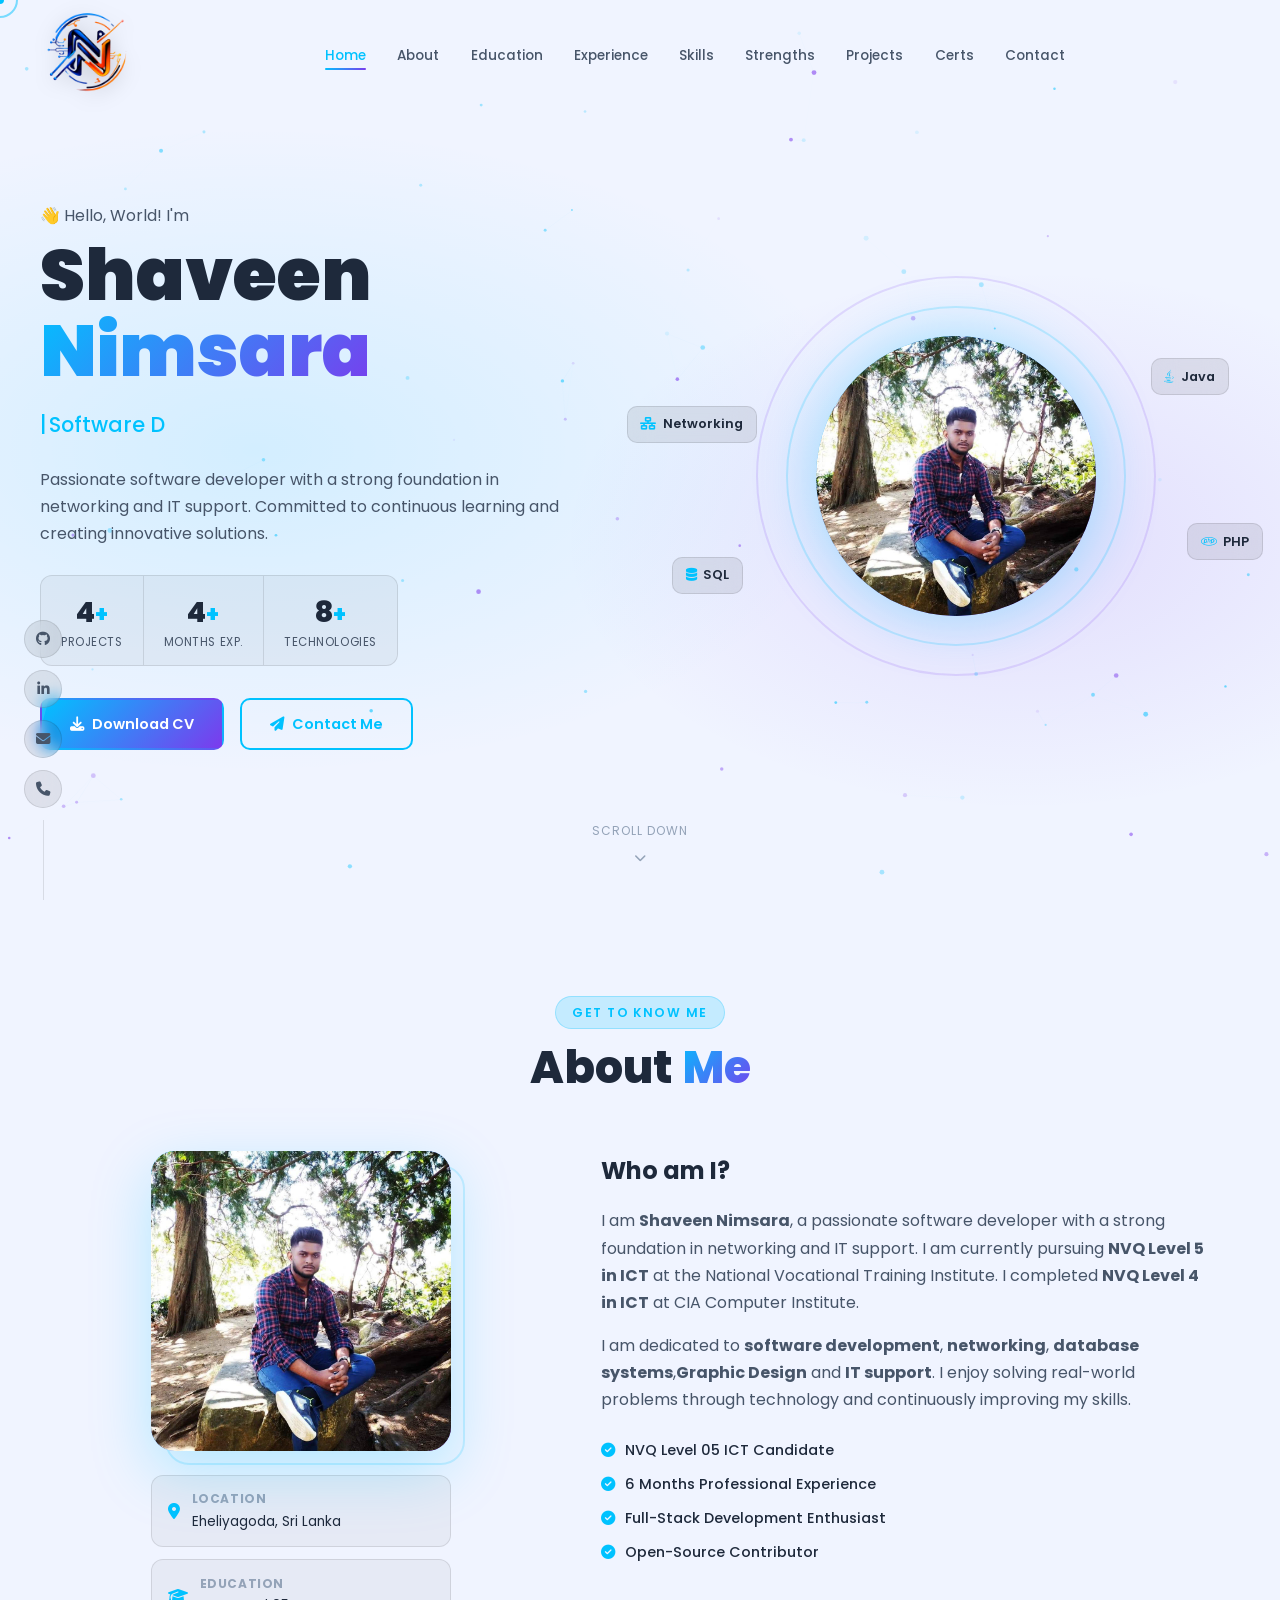
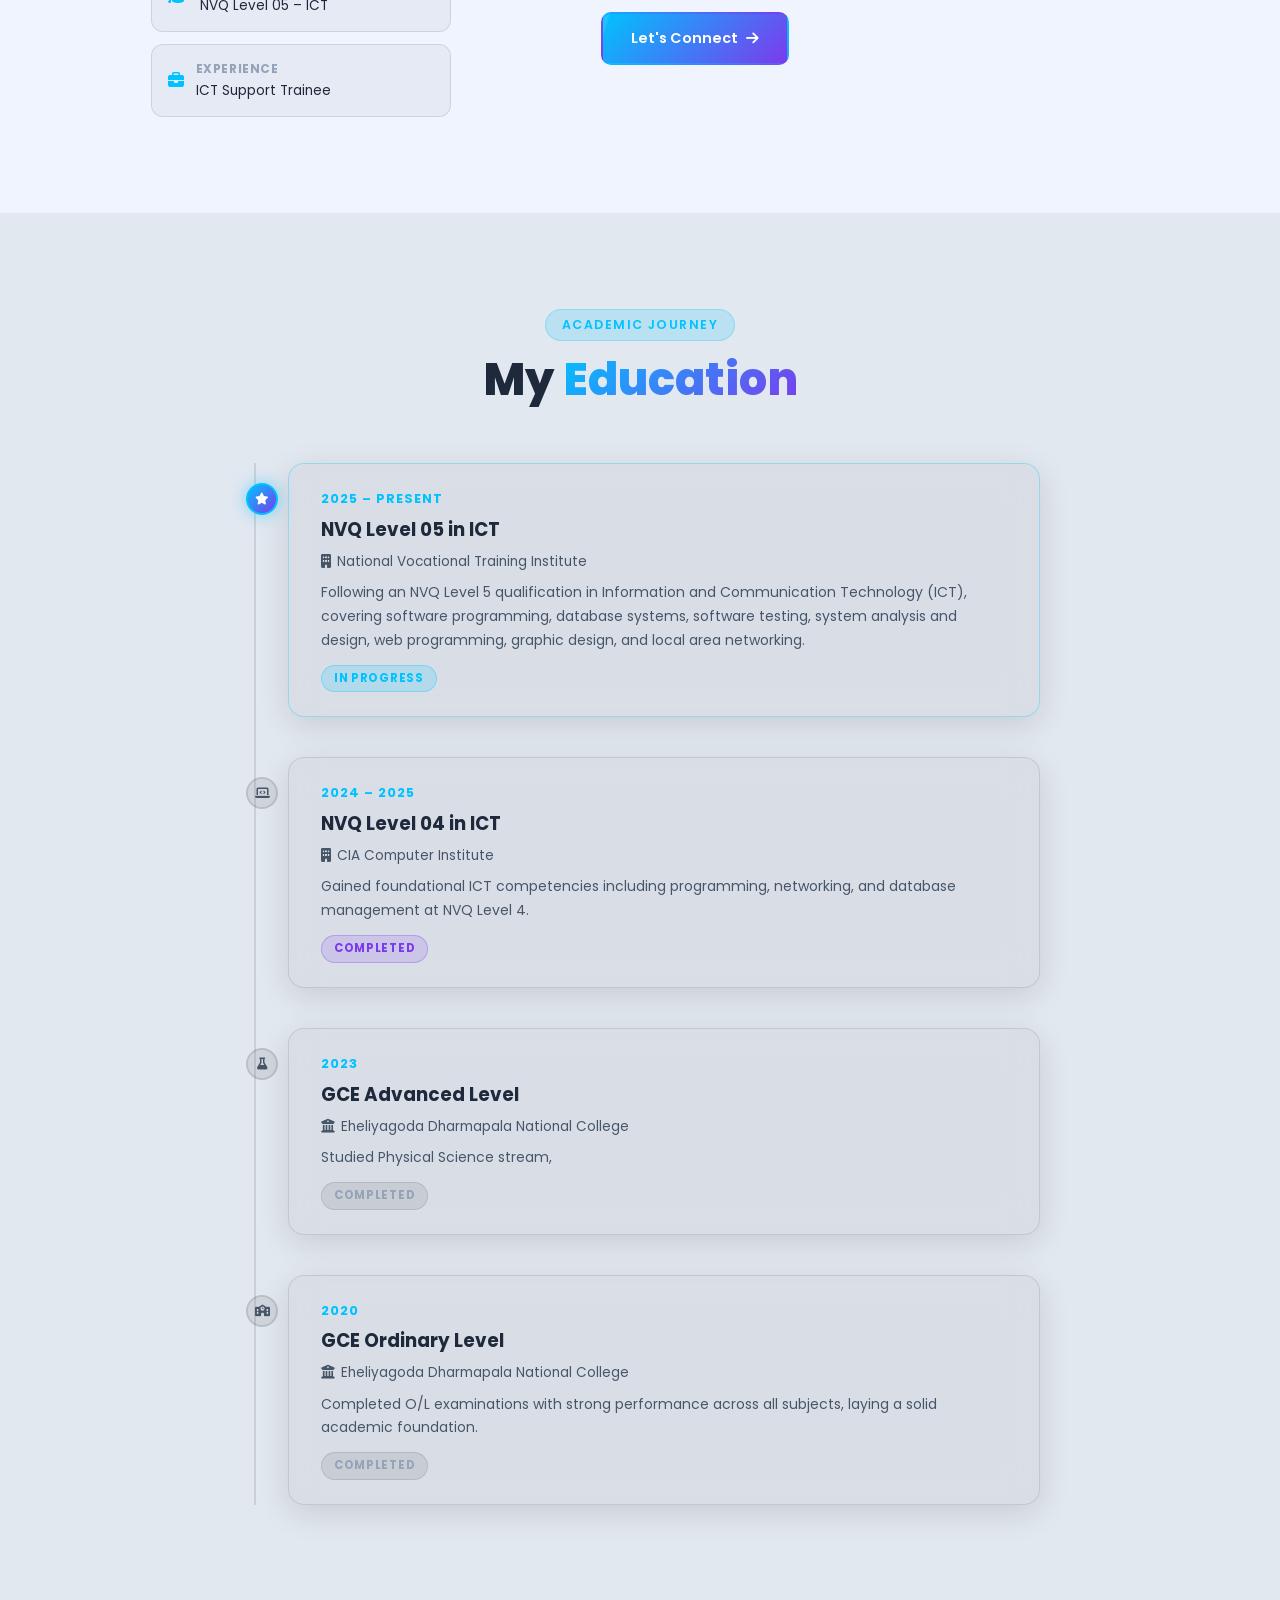
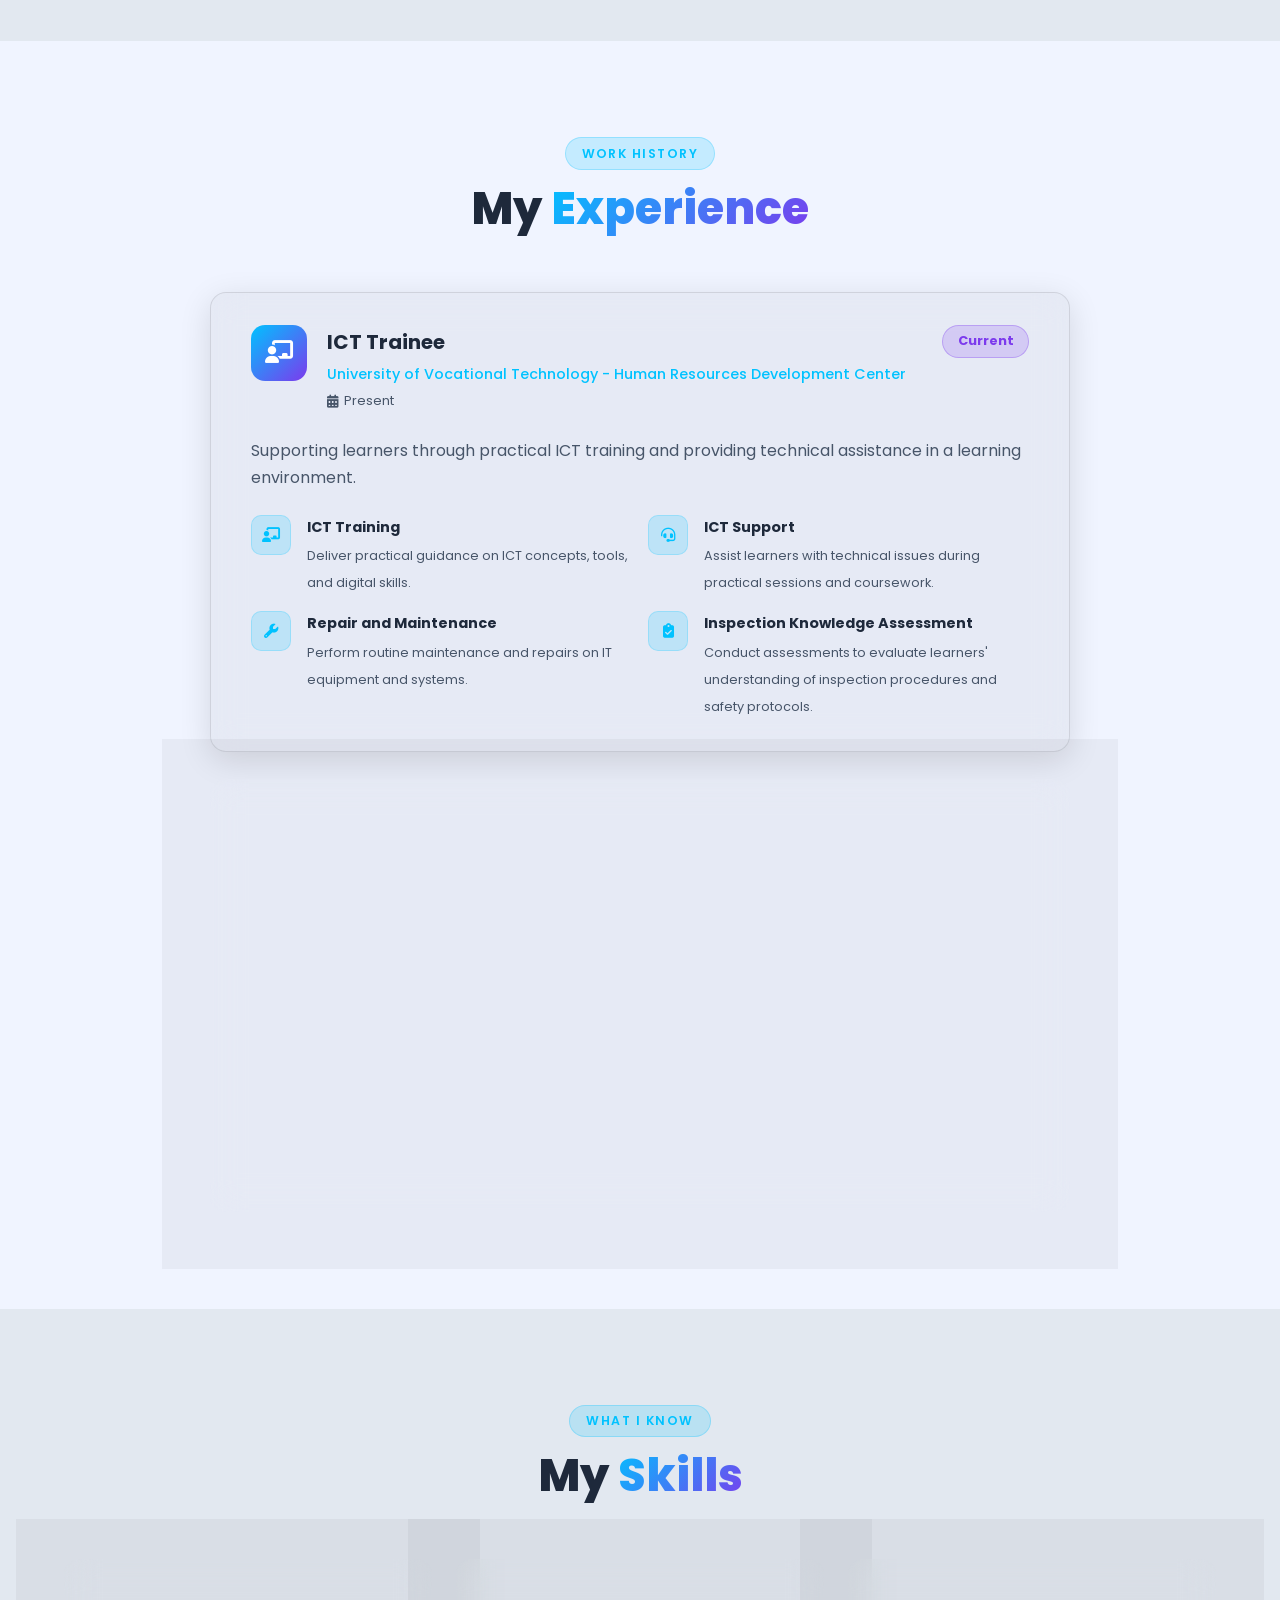
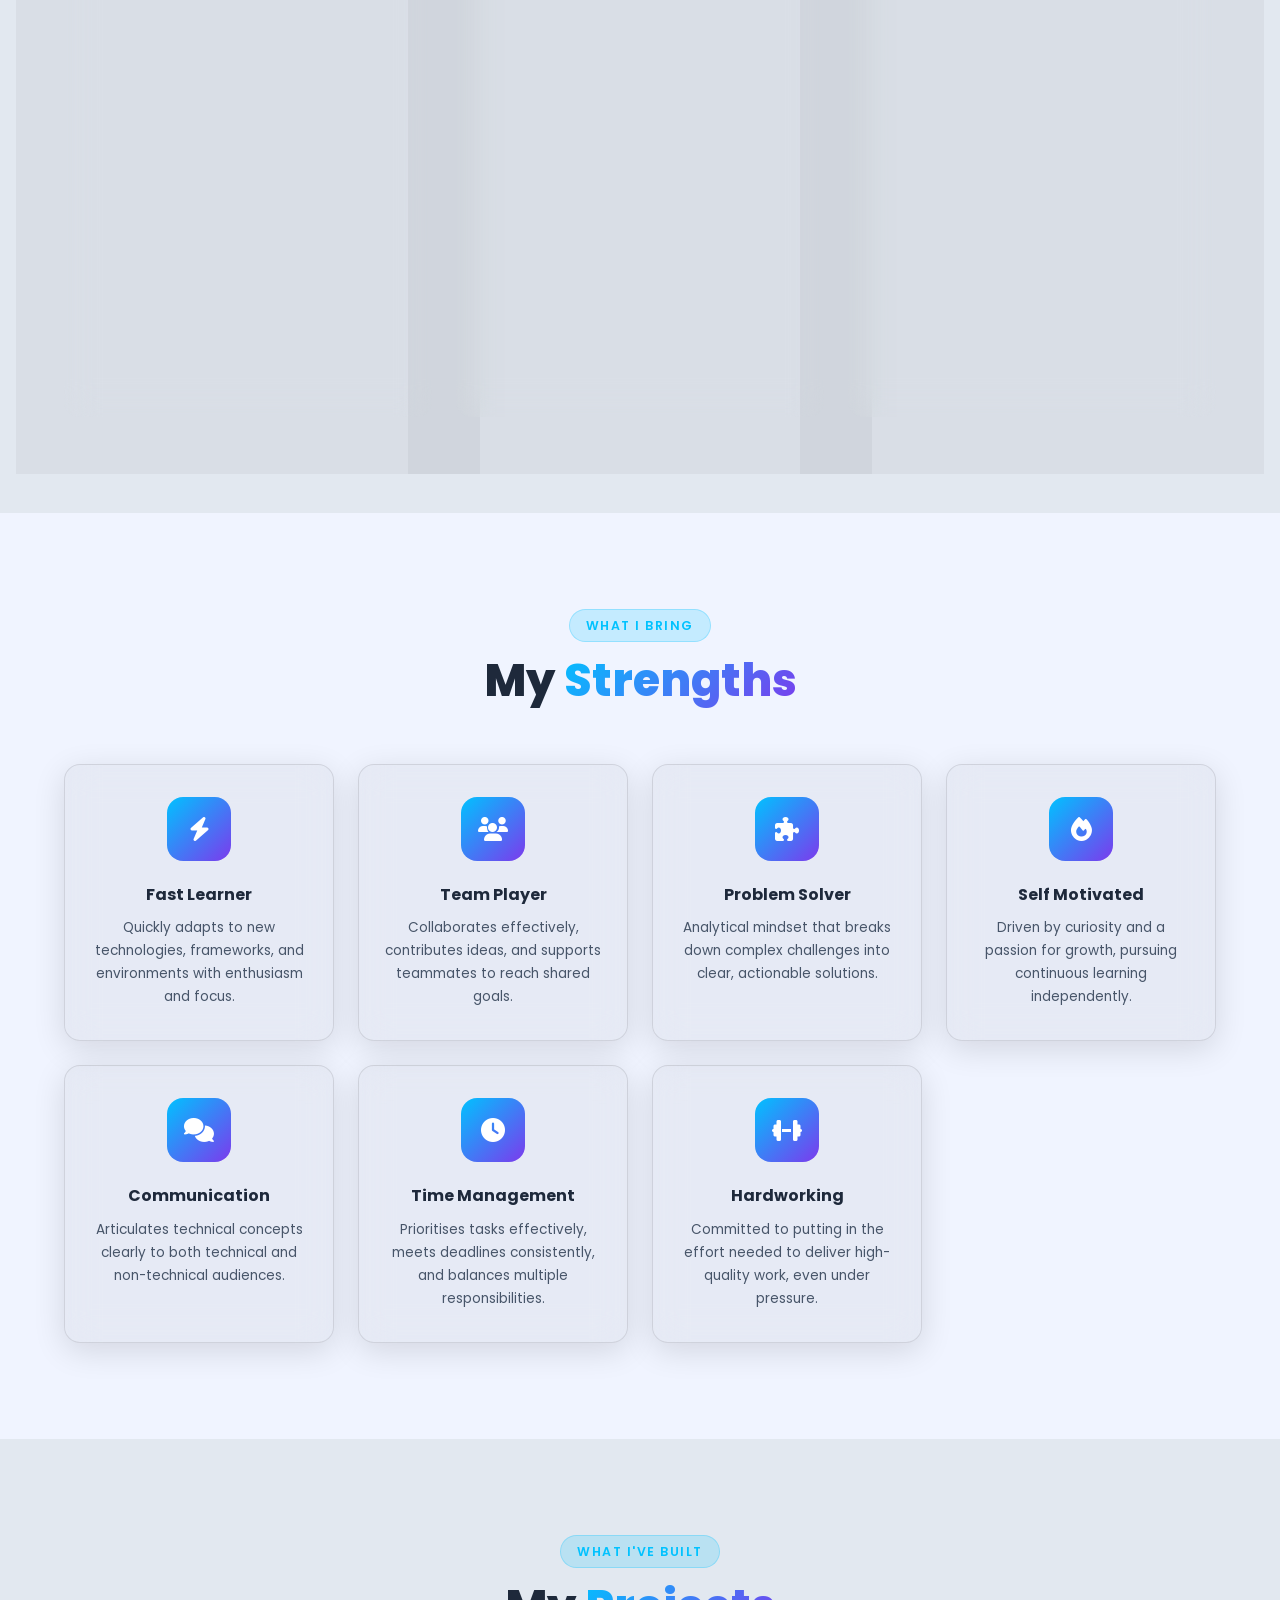
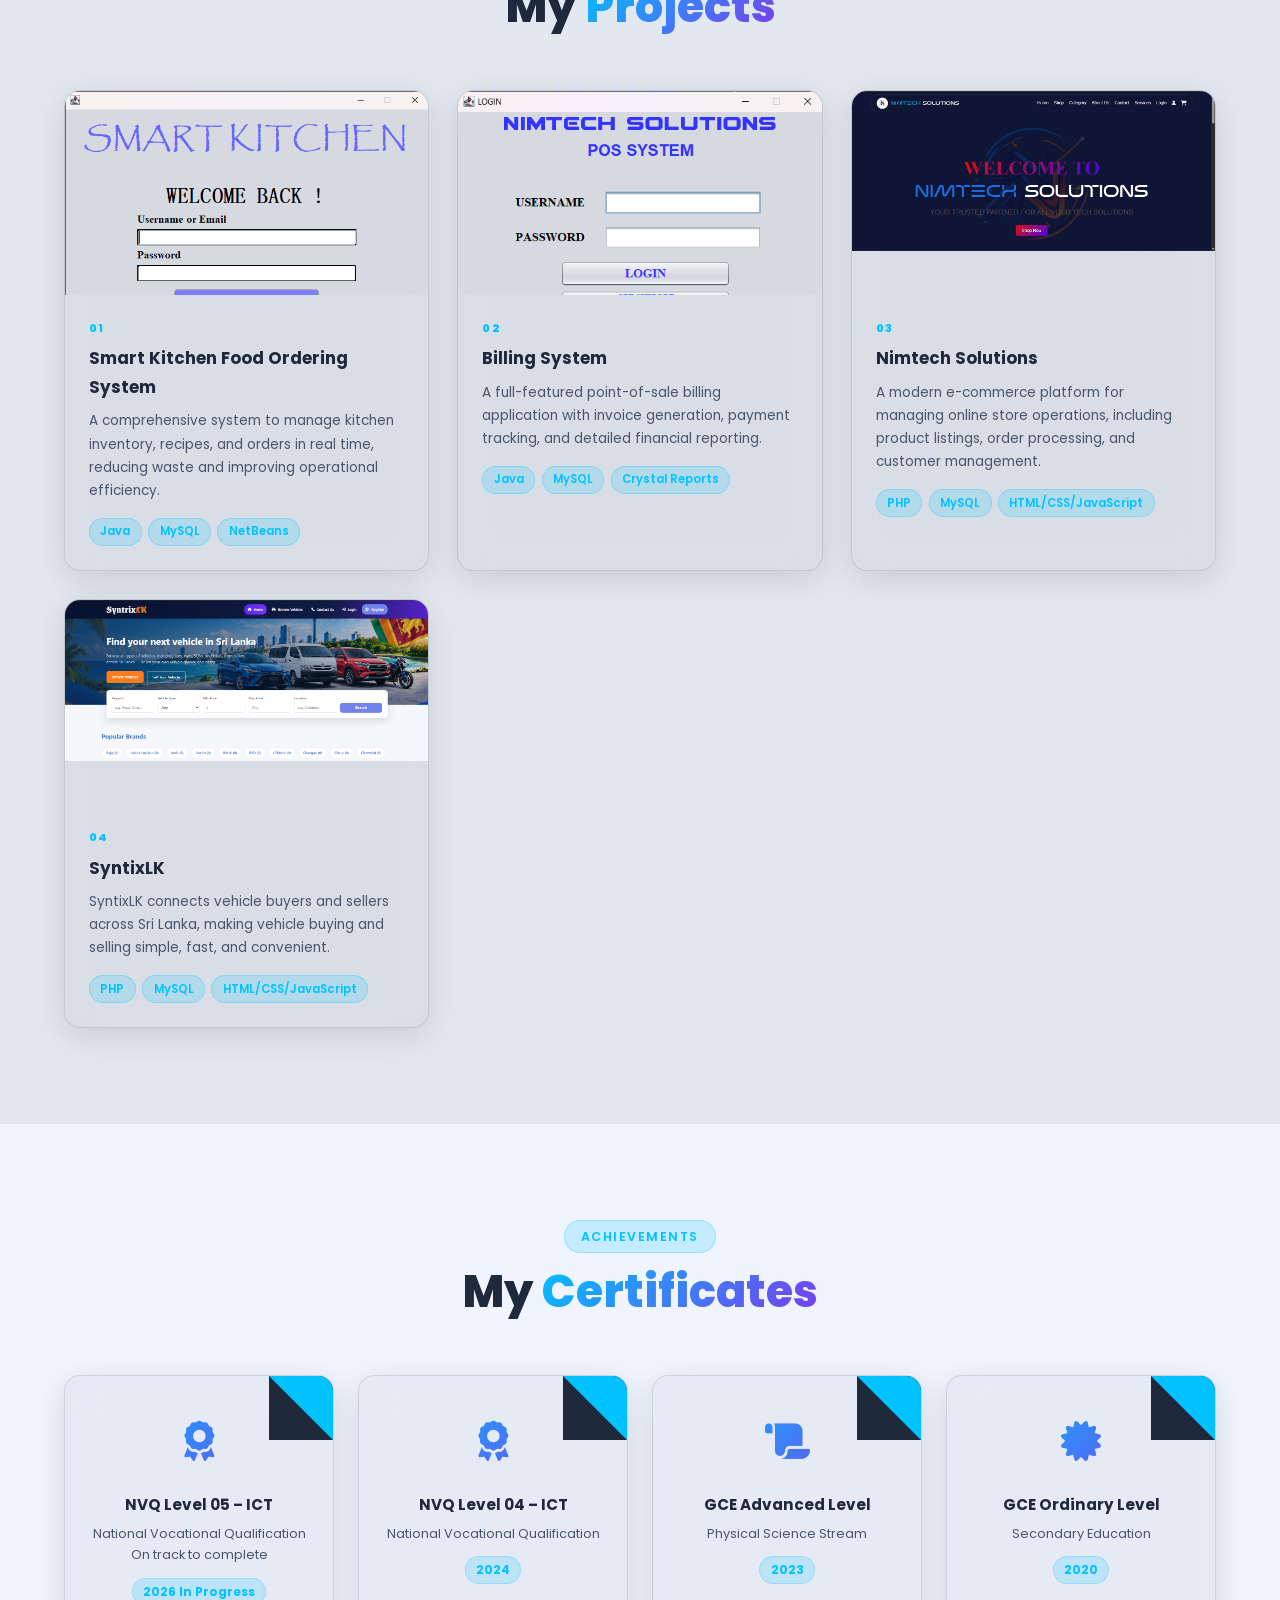
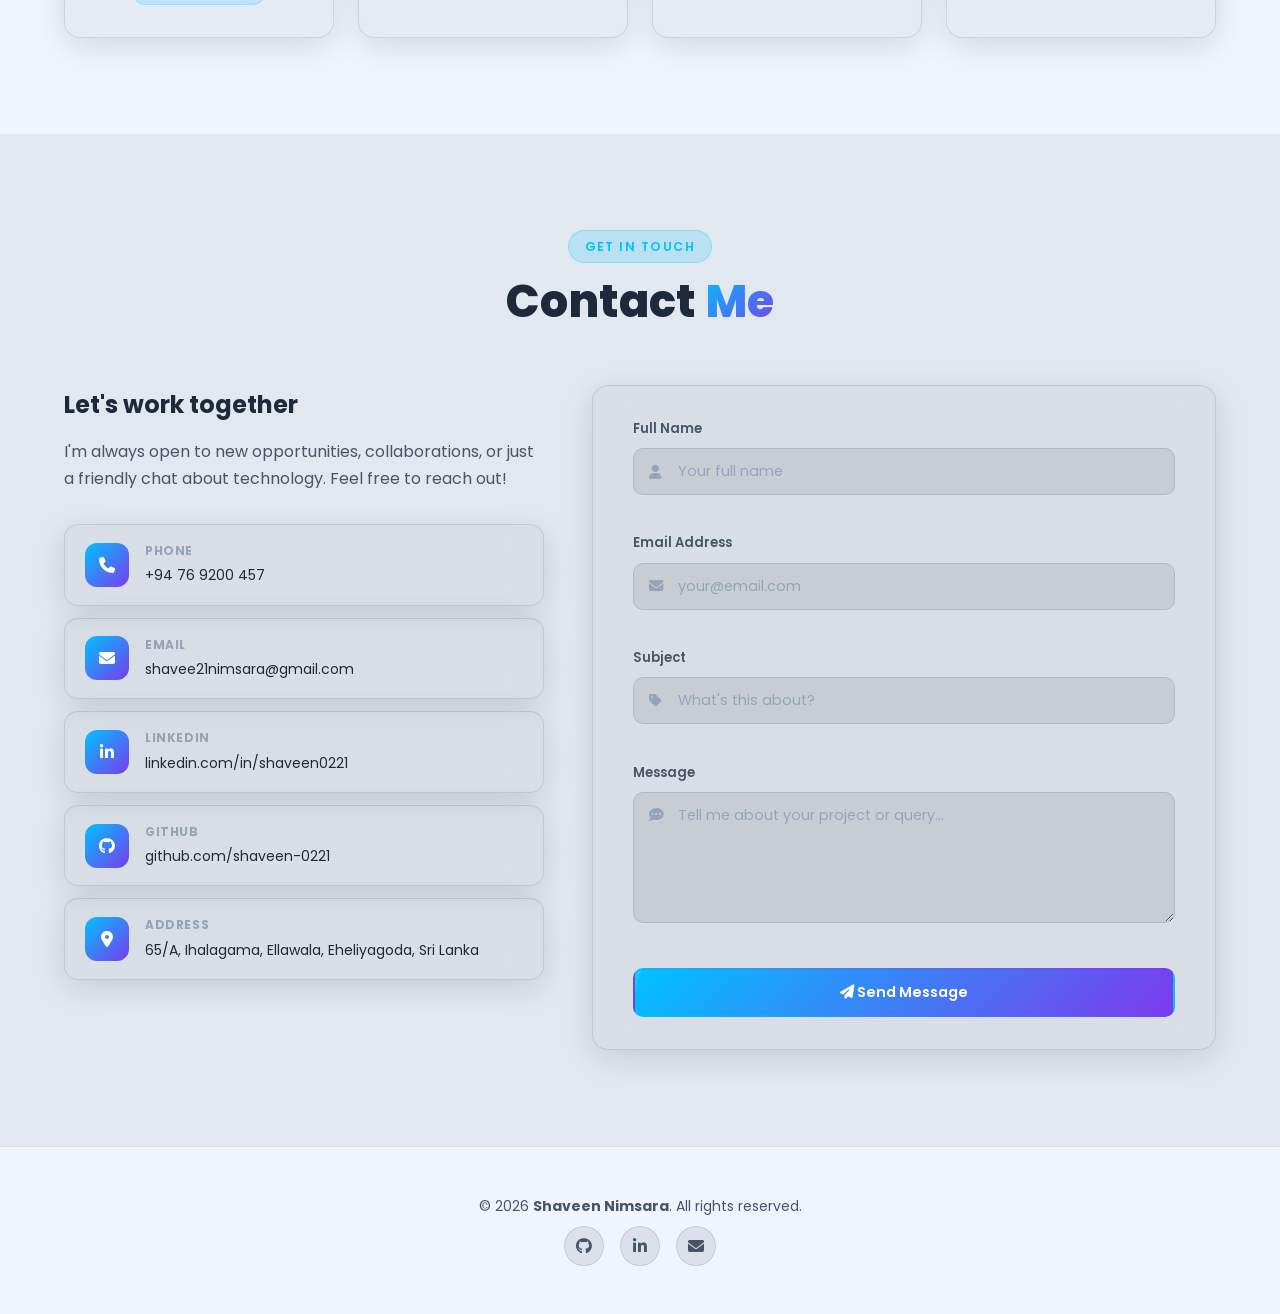
<file: index.html>
<!DOCTYPE html>
<html lang="en">
<head>
  <meta charset="UTF-8" />
  <meta name="viewport" content="width=device-width, initial-scale=1.0" />
  <meta name="description" content="Shaveen Nimsara – ICT Student, Software Developer & Networking Enthusiast. Portfolio showcasing projects, skills and experience." />
  <meta name="keywords" content="Shaveen Nimsara, ICT student, software developer, networking, portfolio, Sri Lanka" />
  <meta name="author" content="Shaveen Nimsara" />
  <meta property="og:title" content="Shaveen Nimsara | Portfolio" />
  <meta property="og:description" content="Software Developer | Networking Enthusiast | Graphic Designer" />
  <meta property="og:type" content="website" />
  <title>Shaveen Nimsara | Portfolio</title>

  <!-- Fonts -->
  <link rel="preconnect" href="https://fonts.googleapis.com" />
  <link rel="preconnect" href="https://fonts.gstatic.com" crossorigin />
  <link href="https://fonts.googleapis.com/css2?family=Poppins:wght@300;400;500;600;700;800;900&display=swap" rel="stylesheet" />
  <!-- Icons -->
  <link rel="stylesheet" href="https://cdnjs.cloudflare.com/ajax/libs/font-awesome/6.5.0/css/all.min.css" />
  <!-- Stylesheet -->
  <link rel="stylesheet" href="style.css" />
</head>
<body>

  <!-- ═══════════════════════════════════════════
       LOADING SCREEN
  ═══════════════════════════════════════════ -->
  <div id="loader" role="status" aria-label="Loading">
    <div class="loader-inner">
      <div class="loader-logo">SHAVEEN NIMSARA</div>
      <div class="loader-bar"><div class="loader-fill"></div></div>
      <p class="loader-text">Initializing Portfolio…</p>
    </div>
  </div>

  <!-- ═══════════════════════════════════════════
       CUSTOM CURSOR
  ═══════════════════════════════════════════ -->
  <div class="cursor-dot" id="cursorDot" aria-hidden="true"></div>
  <div class="cursor-ring" id="cursorRing" aria-hidden="true"></div>

  <!-- ═══════════════════════════════════════════
       FLOATING SOCIAL ICONS
  ═══════════════════════════════════════════ -->
  <div class="social-float" aria-label="Social links">
    <a href="https://github.com/shaveen-0221" target="_blank" rel="noopener noreferrer" aria-label="GitHub"><i class="fab fa-github"></i></a>
    <a href="https://www.linkedin.com/in/shaveen0221" target="_blank" rel="noopener noreferrer" aria-label="LinkedIn"><i class="fab fa-linkedin-in"></i></a>
    <a href="mailto:shavee21nimsara@gmail.com" aria-label="Email"><i class="fas fa-envelope"></i></a>
    <a href="tel:+94769200457" aria-label="Phone"><i class="fas fa-phone"></i></a>
    <div class="social-line" aria-hidden="true"></div>
  </div>

  <!-- ═══════════════════════════════════════════
       NAVIGATION
  ═══════════════════════════════════════════ -->
  <nav class="navbar" id="navbar" role="navigation" aria-label="Main navigation">
    <div class="nav-container">
      <a href="#home" class="nav-logo" aria-label="Home">
        <img src="logo.png" alt="Shaveen Nimsara logo" class="brand-logo" />
      </a>

      <ul class="nav-links" id="navLinks" role="list">
        <li><a href="#home"        class="nav-link active">Home</a></li>
        <li><a href="#about"       class="nav-link">About</a></li>
        <li><a href="#education"   class="nav-link">Education</a></li>
        <li><a href="#experience"  class="nav-link">Experience</a></li>
        <li><a href="#skills"      class="nav-link">Skills</a></li>
        <li><a href="#strengths"   class="nav-link">Strengths</a></li>
        <li><a href="#projects"    class="nav-link">Projects</a></li>
        <li><a href="#certificates" class="nav-link">Certs</a></li>
        <li><a href="#contact"     class="nav-link">Contact</a></li>
      </ul>

      <div class="nav-controls">
        <button class="hamburger" id="hamburger" aria-label="Toggle mobile menu" aria-expanded="false">
          <span></span><span></span><span></span>
        </button>
      </div>
    </div>
  </nav>

  <!-- ═══════════════════════════════════════════
       HERO SECTION
  ═══════════════════════════════════════════ -->
  <section id="home" class="hero" aria-label="Hero">
    <canvas id="particleCanvas" aria-hidden="true"></canvas>

    <div class="hero-content reveal">
      <div class="hero-text">
        <p class="hero-greeting">👋 Hello, World! I'm</p>
        <h1 class="hero-name">Shaveen<br /><span class="gradient-text">Nimsara</span></h1>
        <div class="hero-title">
          <span class="typing-cursor">|</span>
          <span id="typingText" aria-live="polite"></span>
        </div>
        <p class="hero-intro">
          Passionate software developer with a strong foundation in networking and IT support.
          Committed to continuous learning and creating innovative solutions.
        </p>
        <div class="hero-stats">
          <div class="stat-item">
            <span class="stat-num" data-target="6">0</span><span class="stat-plus">+</span>
            <span class="stat-label">Projects</span>
          </div>
          <div class="stat-divider" aria-hidden="true"></div>
          <div class="stat-item">
            <span class="stat-num" data-target="6">0</span><span class="stat-plus">+</span>
            <span class="stat-label">Months Exp.</span>
          </div>
          <div class="stat-divider" aria-hidden="true"></div>
          <div class="stat-item">
            <span class="stat-num" data-target="10">0</span><span class="stat-plus">+</span>
            <span class="stat-label">Technologies</span>
          </div>
        </div>
        <div class="hero-buttons">
          <a href="shaveen nimsara.pdf" class="btn btn-primary" download="shaveen-nimsara-cv.pdf" aria-label="Download CV">
            <i class="fas fa-download" aria-hidden="true"></i> Download CV
          </a>
          <a href="mailto:shavee21nimsara@gmail.com?subject=Portfolio%20Inquiry" class="btn btn-outline" aria-label="Send email to Shaveen">
            <i class="fas fa-paper-plane" aria-hidden="true"></i> Contact Me
          </a>
        </div>
      </div>

      <div class="hero-image-wrap">
        <div class="hero-image-ring" aria-hidden="true"></div>
        <div class="hero-image-ring ring2" aria-hidden="true"></div>
        <div class="hero-avatar" aria-label="Profile photo of Shaveen Nimsara">
          <img src="profile-image.jpg" alt="Shaveen Nimsara profile photo" class="profile-image hero-profile-image" />
        </div>
        <div class="hero-badge badge-java"  aria-hidden="true"><i class="fab fa-java"></i> Java</div>
        <div class="hero-badge badge-php"   aria-hidden="true"><i class="fab fa-php"></i> PHP</div>
        <div class="hero-badge badge-net"   aria-hidden="true"><i class="fas fa-network-wired"></i> Networking</div>
        <div class="hero-badge badge-sql"   aria-hidden="true"><i class="fas fa-database"></i> SQL</div>
      </div>
    </div>

    <div class="hero-scroll-hint" aria-hidden="true">
      <span>Scroll Down</span>
      <div class="scroll-arrow"><i class="fas fa-chevron-down"></i></div>
    </div>
  </section>

  <!-- ═══════════════════════════════════════════
       ABOUT SECTION
  ═══════════════════════════════════════════ -->
  <section id="about" class="section" aria-labelledby="about-heading">
    <div class="container">
      <div class="section-header reveal">
        <span class="section-tag">Get To Know Me</span>
        <h2 id="about-heading" class="section-title">About <span class="gradient-text">Me</span></h2>
      </div>

      <div class="about-grid">
        <div class="about-image-col reveal">
          <div class="about-img-frame">
            <div class="about-avatar">
              <img src="profile-image.jpg" alt="Shaveen Nimsara profile photo" class="profile-image about-profile-image" />
            </div>
            <div class="about-img-deco" aria-hidden="true"></div>
          </div>
          <div class="about-info-cards">
            <div class="info-card reveal">
              <i class="fas fa-map-marker-alt" aria-hidden="true"></i>
              <div>
                <strong>Location</strong>
                <span>Eheliyagoda, Sri Lanka</span>
              </div>
            </div>
            <div class="info-card reveal">
              <i class="fas fa-graduation-cap" aria-hidden="true"></i>
              <div>
                <strong>Education</strong>
                <span>NVQ Level 05 – ICT</span>
              </div>
            </div>
            <div class="info-card reveal">
              <i class="fas fa-briefcase" aria-hidden="true"></i>
              <div>
                <strong>Experience</strong>
                <span>ICT Support Trainee</span>
              </div>
            </div>
          </div>
        </div>

        <div class="about-text-col reveal">
          <h3 class="about-subtitle">Who am I?</h3>
          <p class="about-body">
            I am <strong>Shaveen Nimsara</strong>, a passionate software developer with a strong foundation in networking and IT support. I am currently pursuing
            <strong>NVQ Level 5 in ICT</strong> at the National Vocational Training Institute. I completed
            <strong>NVQ Level 4 in ICT</strong> at CIA Computer Institute.
          </p>
          <p class="about-body">
            I am dedicated to <strong>software development</strong>, <strong>networking</strong>,
            <strong>database systems</strong>,<strong>Graphic Design</strong> and <strong>IT support</strong>. I enjoy solving real-world
            problems through technology and continuously improving my skills.
          </p>
          <ul class="about-highlights" aria-label="Key highlights">
            <li><i class="fas fa-check-circle" aria-hidden="true"></i> NVQ Level 05 ICT Candidate</li>
            <li><i class="fas fa-check-circle" aria-hidden="true"></i> 6 Months Professional Experience</li>
            <li><i class="fas fa-check-circle" aria-hidden="true"></i> Full-Stack Development Enthusiast</li>
            <li><i class="fas fa-check-circle" aria-hidden="true"></i> Open-Source Contributor</li>
          </ul>
          <a href="#contact" class="btn btn-primary mt-2">Let's Connect <i class="fas fa-arrow-right" aria-hidden="true"></i></a>
        </div>
      </div>
    </div>
  </section>

  <!-- ═══════════════════════════════════════════
       EDUCATION SECTION
  ═══════════════════════════════════════════ -->
  <section id="education" class="section section-alt" aria-labelledby="education-heading">
    <div class="container">
      <div class="section-header reveal">
        <span class="section-tag">Academic Journey</span>
        <h2 id="education-heading" class="section-title">My <span class="gradient-text">Education</span></h2>
      </div>

      <div class="timeline" role="list">

        <div class="timeline-item reveal" role="listitem">
          <div class="timeline-dot active" aria-hidden="true"><i class="fas fa-star"></i></div>
          <div class="timeline-card glass-card active-card">
            <div class="timeline-year">2025 – Present</div>
            <h3 class="timeline-title">NVQ Level 05 in ICT</h3>
            <p class="timeline-institution"><i class="fas fa-building" aria-hidden="true"></i> National Vocational Training Institute</p>
            <p class="timeline-desc">Following an NVQ Level 5 qualification in Information and Communication Technology (ICT), 
              covering software programming, database systems, software testing, 
            system analysis and design, web programming, graphic design, and local area networking.</p>
            <div class="timeline-badge active">In Progress</div>
          </div>
        </div>


        <div class="timeline-item reveal" role="listitem">
          <div class="timeline-dot" aria-hidden="true"><i class="fas fa-laptop-code"></i></div>
          <div class="timeline-card glass-card">
            <div class="timeline-year">2024 – 2025</div>
            <h3 class="timeline-title">NVQ Level 04 in ICT</h3>
            <p class="timeline-institution"><i class="fas fa-building" aria-hidden="true"></i> CIA Computer Institute</p>
            <p class="timeline-desc">Gained foundational ICT competencies including programming, networking, and database management at NVQ Level 4.</p>
            <div class="timeline-badge completed">Completed</div>
          </div>
        </div>

        <div class="timeline-item reveal" role="listitem">
          <div class="timeline-dot" aria-hidden="true"><i class="fas fa-flask"></i></div>
          <div class="timeline-card glass-card">
            <div class="timeline-year">2023</div>
            <h3 class="timeline-title">GCE Advanced Level</h3>
            <p class="timeline-institution"><i class="fas fa-university" aria-hidden="true"></i> Eheliyagoda Dharmapala National College</p>
            <p class="timeline-desc">Studied Physical Science stream, </p>
            <div class="timeline-badge">Completed</div>
          </div>
        </div>

        <div class="timeline-item reveal" role="listitem">
          <div class="timeline-dot" aria-hidden="true"><i class="fas fa-school"></i></div>
          <div class="timeline-card glass-card">
            <div class="timeline-year">2020</div>
            <h3 class="timeline-title">GCE Ordinary Level</h3>
            <p class="timeline-institution"><i class="fas fa-university" aria-hidden="true"></i> Eheliyagoda Dharmapala National College</p>
            <p class="timeline-desc">Completed O/L examinations with strong performance across all subjects, laying a solid academic foundation.</p>
            <div class="timeline-badge">Completed</div>
          </div>
        </div>


      </div>
    </div>
  </section>

  <!-- ═══════════════════════════════════════════
       EXPERIENCE SECTION
  ═══════════════════════════════════════════ -->
  <section id="experience" class="section" aria-labelledby="experience-heading">
    <div class="container">
      <div class="section-header reveal">
        <span class="section-tag">Work History</span>
        <h2 id="experience-heading" class="section-title">My <span class="gradient-text">Experience</span></h2>
      </div>
      <div class="exp-card glass-card reveal">
        <div class="exp-header">
          <div class="exp-logo" aria-hidden="true">
            <i class="fas fa-chalkboard-teacher"></i>
          </div>
          <div class="exp-info">
            <h3 class="exp-title">ICT  Trainee</h3>
            <p class="exp-company">University of Vocational Technology - Human Resources Development Center</p>
            <p class="exp-duration"><i class="fas fa-calendar-alt" aria-hidden="true"></i> Present</p>
          </div>
          <div class="exp-duration-badge">Current</div>
        </div>
        <div class="exp-body">
          <p class="exp-desc">Supporting learners through practical ICT training and providing technical assistance in a learning environment.</p>
          <ul class="exp-responsibilities" aria-label="Responsibilities">
            <li>
              <div class="resp-icon" aria-hidden="true"><i class="fas fa-chalkboard-teacher"></i></div>
              <div>
                <strong>ICT Training</strong>
                <span>Deliver practical guidance on ICT concepts, tools, and digital skills.</span>
              </div>
            </li>
            <li>
              <div class="resp-icon" aria-hidden="true"><i class="fas fa-headset"></i></div>
              <div>
                <strong>ICT Support</strong>
                <span>Assist learners with technical issues during practical sessions and coursework.</span>
              </div>
            </li>
            <li>
              <div class="resp-icon" aria-hidden="true"><i class="fas fa-wrench"></i></div>
              <div>
                <strong>Repair and Maintenance</strong>
                <span>Perform routine maintenance and repairs on IT equipment and systems.</span>
              </div>
            </li>
            <li>
              <div class="resp-icon" aria-hidden="true"><i class="fas fa-clipboard-check"></i></div>
              <div>
                <strong>Inspection Knowledge Assessment</strong>
                <span>Conduct assessments to evaluate learners' understanding of inspection procedures and safety protocols.</span>
              </div>
            </li>
          </ul>
        </div>
      </div>
      <br>
      <div class="exp-card glass-card reveal">
        <div class="exp-header">
          <div class="exp-logo" aria-hidden="true">
            <i class="fas fa-leaf"></i>
          </div>
          <div class="exp-info">
            <h3 class="exp-title">ICT  Trainee</h3>
            <p class="exp-company">Sri Lanka Tea Board – Ratnapura Regional Office</p>
            <p class="exp-duration"><i class="fas fa-calendar-alt" aria-hidden="true"></i> September 2024 – March 2025</p>
          </div>
          <div class="exp-duration-badge">6 Months</div>
        </div>
        <div class="exp-body">
          <p class="exp-desc">Gained hands-on experience in an enterprise IT environment, supporting day-to-day operations and providing technical assistance to staff across departments.</p>
          <ul class="exp-responsibilities" aria-label="Responsibilities">
            <li>
              <div class="resp-icon" aria-hidden="true"><i class="fas fa-headset"></i></div>
              <div>
                <strong>IT Support</strong>
                <span>Diagnosed and resolved hardware, software, and network issues for staff members.</span>
              </div>
            </li>
            <li>
              <div class="resp-icon" aria-hidden="true"><i class="fas fa-keyboard"></i></div>
              <div>
                <strong>Data Entry</strong>
                <span>Maintained accurate records and databases with high attention to detail.</span>
              </div>
            </li>
            <li>
              <div class="resp-icon" aria-hidden="true"><i class="fas fa-tools"></i></div>
              <div>
                <strong>System Maintenance</strong>
                <span>Performed routine maintenance, updates, and optimisation of office systems.</span>
              </div>
            </li>
            <li>
              <div class="resp-icon" aria-hidden="true"><i class="fas fa-users-cog"></i></div>
              <div>
                <strong>Technical Assistance</strong>
                <span>Provided guidance and training to non-technical staff on software usage.</span>
              </div>
            </li>
          </ul>
        </div>
      </div>
    </div>
  </section>

  <!-- ═══════════════════════════════════════════
       SKILLS SECTION
  ═══════════════════════════════════════════ -->
  <section id="skills" class="section section-alt" aria-labelledby="skills-heading">
    <div class="container">
      <div class="section-header reveal">
        <span class="section-tag">What I Know</span>
        <h2 id="skills-heading" class="section-title">My <span class="gradient-text">Skills</span></h2>
      </div>

      <div class="skills-grid">

        <!-- Programming -->
        <div class="skills-category glass-card reveal">
          <div class="category-header">
            <i class="fas fa-code" aria-hidden="true"></i>
            <h3>Programming</h3>
          </div>
          <div class="skill-bars" aria-label="Programming skills">
            <div class="skill-bar-item">
              <div class="skill-label"><span>Java</span><span class="skill-pct">80%</span></div>
              <div class="skill-track" role="progressbar" aria-valuenow="80" aria-valuemin="0" aria-valuemax="100" aria-label="Java 80%">
                <div class="skill-fill" data-width="80"></div>
              </div>
            </div>
            <div class="skill-bar-item">
              <div class="skill-label"><span>VB.NET</span><span class="skill-pct">70%</span></div>
              <div class="skill-track" role="progressbar" aria-valuenow="70" aria-valuemin="0" aria-valuemax="100" aria-label="VB.NET 70%">
                <div class="skill-fill" data-width="70"></div>
              </div>
            </div>
            <div class="skill-bar-item">
              <div class="skill-label"><span>PHP</span><span class="skill-pct">72%</span></div>
              <div class="skill-track" role="progressbar" aria-valuenow="72" aria-valuemin="0" aria-valuemax="100" aria-label="PHP 72%">
                <div class="skill-fill" data-width="72"></div>
              </div>
            </div>
            <div class="skill-bar-item">
              <div class="skill-label"><span>HTML5</span><span class="skill-pct">90%</span></div>
              <div class="skill-track" role="progressbar" aria-valuenow="90" aria-valuemin="0" aria-valuemax="100" aria-label="HTML5 90%">
                <div class="skill-fill" data-width="90"></div>
              </div>
            </div>
            <div class="skill-bar-item">
              <div class="skill-label"><span>CSS3</span><span class="skill-pct">85%</span></div>
              <div class="skill-track" role="progressbar" aria-valuenow="85" aria-valuemin="0" aria-valuemax="100" aria-label="CSS3 85%">
                <div class="skill-fill" data-width="85"></div>
              </div>
            </div>
            <div class="skill-bar-item">
              <div class="skill-label"><span>JavaScript</span><span class="skill-pct">75%</span></div>
              <div class="skill-track" role="progressbar" aria-valuenow="75" aria-valuemin="0" aria-valuemax="100" aria-label="JavaScript 75%">
                <div class="skill-fill" data-width="75"></div>
              </div>
            </div>
            <div class="skill-bar-item">
              <div class="skill-label"><span>SQL</span><span class="skill-pct">78%</span></div>
              <div class="skill-track" role="progressbar" aria-valuenow="78" aria-valuemin="0" aria-valuemax="100" aria-label="SQL 78%">
                <div class="skill-fill" data-width="78"></div>
              </div>
            </div>
          </div>
        </div>

        <!-- Database -->
        <div class="skills-category glass-card reveal">
          <div class="category-header">
            <i class="fas fa-database" aria-hidden="true"></i>
            <h3>Database</h3>
          </div>
          <div class="skill-bars">
            <div class="skill-bar-item">
              <div class="skill-label"><span>MySQL</span><span class="skill-pct">80%</span></div>
              <div class="skill-track" role="progressbar" aria-valuenow="80" aria-valuemin="0" aria-valuemax="100" aria-label="MySQL 80%">
                <div class="skill-fill" data-width="80"></div>
              </div>
            </div>
          </div>
          <div class="category-header mt-3">
            <i class="fas fa-network-wired" aria-hidden="true"></i>
            <h3>Networking</h3>
          </div>
          <div class="skill-bars">
            <div class="skill-bar-item">
              <div class="skill-label"><span>Network Fundamentals</span><span class="skill-pct">75%</span></div>
              <div class="skill-track" role="progressbar" aria-valuenow="75" aria-valuemin="0" aria-valuemax="100" aria-label="Network Fundamentals 75%">
                <div class="skill-fill" data-width="75"></div>
              </div>
            </div>
            <div class="skill-bar-item">
              <div class="skill-label"><span>IT Support</span><span class="skill-pct">85%</span></div>
              <div class="skill-track" role="progressbar" aria-valuenow="85" aria-valuemin="0" aria-valuemax="100" aria-label="IT Support 85%">
                <div class="skill-fill" data-width="85"></div>
              </div>
            </div>
          </div>
        </div>

        <!-- Tools -->
        <div class="skills-category glass-card reveal">
          <div class="category-header">
            <i class="fas fa-tools" aria-hidden="true"></i>
            <h3>Tools & Design</h3>
          </div>
          <div class="tools-grid" aria-label="Tools">
            <div class="tool-pill"><i class="fas fa-file-word" aria-hidden="true"></i> MS Office</div>
            <div class="tool-pill"><i class="fab fa-git-alt" aria-hidden="true"></i> Git</div>
            <div class="tool-pill"><i class="fab fa-github" aria-hidden="true"></i> GitHub</div>
            <div class="tool-pill"><i class="fas fa-code" aria-hidden="true"></i> VS Code</div>
            <div class="tool-pill"><i class="fas fa-paint-brush" aria-hidden="true"></i> Graphic Design</div>
            <div class="tool-pill"><i class="fab fa-html5" aria-hidden="true"></i> HTML5</div>
            <div class="tool-pill"><i class="fab fa-css3-alt" aria-hidden="true"></i> CSS3</div>
            <div class="tool-pill"><i class="fab fa-js" aria-hidden="true"></i> JavaScript</div>
          </div>
        </div>

      </div>
    </div>
  </section>

  <!-- ═══════════════════════════════════════════
       STRENGTHS SECTION
  ═══════════════════════════════════════════ -->
  <section id="strengths" class="section" aria-labelledby="strengths-heading">
    <div class="container">
      <div class="section-header reveal">
        <span class="section-tag">What I Bring</span>
        <h2 id="strengths-heading" class="section-title">My <span class="gradient-text">Strengths</span></h2>
      </div>

      <div class="strengths-grid">

        <div class="strength-card glass-card reveal">
          <div class="strength-icon"><i class="fas fa-bolt" aria-hidden="true"></i></div>
          <h3>Fast Learner</h3>
          <p>Quickly adapts to new technologies, frameworks, and environments with enthusiasm and focus.</p>
        </div>

        <div class="strength-card glass-card reveal">
          <div class="strength-icon"><i class="fas fa-users" aria-hidden="true"></i></div>
          <h3>Team Player</h3>
          <p>Collaborates effectively, contributes ideas, and supports teammates to reach shared goals.</p>
        </div>

        <div class="strength-card glass-card reveal">
          <div class="strength-icon"><i class="fas fa-puzzle-piece" aria-hidden="true"></i></div>
          <h3>Problem Solver</h3>
          <p>Analytical mindset that breaks down complex challenges into clear, actionable solutions.</p>
        </div>

        <div class="strength-card glass-card reveal">
          <div class="strength-icon"><i class="fas fa-fire" aria-hidden="true"></i></div>
          <h3>Self Motivated</h3>
          <p>Driven by curiosity and a passion for growth, pursuing continuous learning independently.</p>
        </div>

        <div class="strength-card glass-card reveal">
          <div class="strength-icon"><i class="fas fa-comments" aria-hidden="true"></i></div>
          <h3>Communication</h3>
          <p>Articulates technical concepts clearly to both technical and non-technical audiences.</p>
        </div>

        <div class="strength-card glass-card reveal">
          <div class="strength-icon"><i class="fas fa-clock" aria-hidden="true"></i></div>
          <h3>Time Management</h3>
          <p>Prioritises tasks effectively, meets deadlines consistently, and balances multiple responsibilities.</p>
        </div>

        <div class="strength-card glass-card reveal">
          <div class="strength-icon"><i class="fas fa-dumbbell" aria-hidden="true"></i></div>
          <h3>Hardworking</h3>
          <p>Committed to putting in the effort needed to deliver high-quality work, even under pressure.</p>
        </div>

      </div>
    </div>
  </section>

  <!-- ═══════════════════════════════════════════
       PROJECTS SECTION
  ═══════════════════════════════════════════ -->
  <section id="projects" class="section section-alt" aria-labelledby="projects-heading">
    <div class="container">
      <div class="section-header reveal">
        <span class="section-tag">What I've Built</span>
        <h2 id="projects-heading" class="section-title">My <span class="gradient-text">Projects</span></h2>
      </div>

      <div class="projects-grid">

        <!-- Project 1 -->
        <article class="project-card glass-card reveal" aria-label="Smart Kitchen Food Ordering System">
          <div class="project-img">
            <img src="img/smartkitchen.png" alt="Smart Kitchen Food Ordering System" class="project-image" />
          </div>
          <div class="project-body">
            <div class="project-number" aria-hidden="true">01</div>
            <h3 class="project-title">Smart Kitchen Food Ordering System</h3>
            <p class="project-desc">A comprehensive system to manage kitchen inventory, recipes, and orders in real time, reducing waste and improving operational efficiency.</p>
            <div class="project-tags" aria-label="Technologies used">
              <span class="tag">Java</span>
              <span class="tag">MySQL</span>
              <span class="tag">NetBeans</span>
            </div>
          </div>
        </article>

        <!-- Project 2 -->
        <article class="project-card glass-card reveal" aria-label="Billing System">
          <div class="project-img">
             <img src="img/billing-system.png" alt="Billing System" class="project-image" />
            </div>
          <div class="project-body">
            <div class="project-number" aria-hidden="true">02</div>
            <h3 class="project-title">Billing System</h3>
            <p class="project-desc">A full-featured point-of-sale billing application with invoice generation, payment tracking, and detailed financial reporting.</p>
            <div class="project-tags" aria-label="Technologies used">
              <span class="tag">Java</span>
              <span class="tag">MySQL</span>
              <span class="tag">Crystal Reports</span>
            </div>
          </div>
        </article>
        <!-- Project 3 -->
        <article class="project-card glass-card reveal" aria-label="Online Store">
          <div class="project-img">
            <img src="img/nimtechweb.png" alt="Online Store " class="project-image" />
          </div>
          <div class="project-body">
            <div class="project-number" aria-hidden="true">03</div>
            <h3 class="project-title">Nimtech Solutions</h3>
            <p class="project-desc">A modern e-commerce platform for managing online store operations, including product listings, order processing, and customer management.</p>
            <div class="project-tags" aria-label="Technologies used">
              <span class="tag">PHP</span>
              <span class="tag">MySQL</span>
              <span class="tag">HTML/CSS/JavaScript</span>
            </div>
          </div>
        </article>
        <!-- Project 04 -->
        <article class="project-card glass-card reveal" aria-label="Online Store">
          <div class="project-img">
            <img src="img/syntrix.png" alt="Online Store " class="project-image" />
          </div>
          <div class="project-body">
            <div class="project-number" aria-hidden="true">04</div>
            <h3 class="project-title">SyntixLK</h3>
            <p class="project-desc">SyntixLK connects vehicle buyers and sellers across Sri Lanka, making vehicle buying and selling simple, fast, and convenient.</p>
            <div class="project-tags" aria-label="Technologies used">
              <span class="tag">PHP</span>
              <span class="tag">MySQL</span>
              <span class="tag">HTML/CSS/JavaScript</span>
            </div>
          </div>
        </article>

      </div>
    </div>
  </section>

  <!-- ═══════════════════════════════════════════
       CERTIFICATES SECTION
  ═══════════════════════════════════════════ -->
  <section id="certificates" class="section" aria-labelledby="certificates-heading">
    <div class="container">
      <div class="section-header reveal">
        <span class="section-tag">Achievements</span>
        <h2 id="certificates-heading" class="section-title">My <span class="gradient-text">Certificates</span></h2>
      </div>

      <div class="certs-grid">
        <div class="cert-card glass-card reveal" tabindex="0" aria-label="NVQ Level 05 ICT Certificate">
          <div class="cert-ribbon" aria-hidden="true"></div>
          <div class="cert-icon" aria-hidden="true"><i class="fas fa-award"></i></div>
          <div class="cert-body">
            <h3>NVQ Level 05 – ICT</h3>
            <p>National Vocational Qualification</p>
            <p>On track to complete</p>
            <span class="cert-year">2026 In Progress</span>
          </div>
          <div class="cert-shine" aria-hidden="true"></div>
        </div>
        <div class="cert-card glass-card reveal" tabindex="0" aria-label="NVQ Level 04 ICT Certificate">
          <div class="cert-ribbon" aria-hidden="true"></div>
          <div class="cert-icon" aria-hidden="true"><i class="fas fa-award"></i></div>
          <div class="cert-body">
            <h3>NVQ Level 04 – ICT</h3>
            <p>National Vocational Qualification</p>
            <span class="cert-year">2024</span>
          </div>
          <div class="cert-shine" aria-hidden="true"></div>
        </div>

        <div class="cert-card glass-card reveal" tabindex="0" aria-label="Advanced Level Certificate 2023">
          <div class="cert-ribbon" aria-hidden="true"></div>
          <div class="cert-icon" aria-hidden="true"><i class="fas fa-scroll"></i></div>
          <div class="cert-body">
            <h3>GCE Advanced Level</h3>
            <p>Physical Science Stream</p>
            <span class="cert-year">2023</span>
          </div>
          <div class="cert-shine" aria-hidden="true"></div>
        </div>

        <div class="cert-card glass-card reveal" tabindex="0" aria-label="Ordinary Level Certificate 2020">
          <div class="cert-ribbon" aria-hidden="true"></div>
          <div class="cert-icon" aria-hidden="true"><i class="fas fa-certificate"></i></div>
          <div class="cert-body">
            <h3>GCE Ordinary Level</h3>
            <p>Secondary Education</p>
            <span class="cert-year">2020</span>
          </div>
          <div class="cert-shine" aria-hidden="true"></div>
        </div>

        

      </div>
    </div>
  </section>

  <!-- ═══════════════════════════════════════════
       CONTACT SECTION
  ═══════════════════════════════════════════ -->
  <section id="contact" class="section section-alt" aria-labelledby="contact-heading">
    <div class="container">
      <div class="section-header reveal">
        <span class="section-tag">Get In Touch</span>
        <h2 id="contact-heading" class="section-title">Contact <span class="gradient-text">Me</span></h2>
      </div>

      <div class="contact-grid">

        <!-- Info -->
        <div class="contact-info reveal">
          <h3 class="contact-subheading">Let's work together</h3>
          <p class="contact-desc">I'm always open to new opportunities, collaborations, or just a friendly chat about technology. Feel free to reach out!</p>

          <div class="contact-items">
            <a href="tel:+94769200457" class="contact-item glass-card" aria-label="Call Shaveen">
              <div class="contact-item-icon"><i class="fas fa-phone" aria-hidden="true"></i></div>
              <div>
                <strong>Phone</strong>
                <span>+94 76 9200 457</span>
              </div>
            </a>
            <a href="mailto:shavee21nimsara@gmail.com" class="contact-item glass-card" aria-label="Email Shaveen">
              <div class="contact-item-icon"><i class="fas fa-envelope" aria-hidden="true"></i></div>
              <div>
                <strong>Email</strong>
                <span>shavee21nimsara@gmail.com</span>
              </div>
            </a>
            <a href="https://www.linkedin.com/in/shaveen0221" target="_blank" rel="noopener noreferrer" class="contact-item glass-card" aria-label="LinkedIn profile">
              <div class="contact-item-icon"><i class="fab fa-linkedin-in" aria-hidden="true"></i></div>
              <div>
                <strong>LinkedIn</strong>
                <span>linkedin.com/in/shaveen0221</span>
              </div>
            </a>
            <a href="https://github.com/shaveen-0221" target="_blank" rel="noopener noreferrer" class="contact-item glass-card" aria-label="GitHub profile">
              <div class="contact-item-icon"><i class="fab fa-github" aria-hidden="true"></i></div>
              <div>
                <strong>GitHub</strong>
                <span>github.com/shaveen-0221</span>
              </div>
            </a>
            <div class="contact-item glass-card" aria-label="Address">
              <div class="contact-item-icon"><i class="fas fa-map-marker-alt" aria-hidden="true"></i></div>
              <div>
                <strong>Address</strong>
                <span>65/A, Ihalagama, Ellawala, Eheliyagoda, Sri Lanka</span>
              </div>
            </div>
          </div>
        </div>

        <!-- Form -->
        <div class="contact-form-wrap reveal">
          <form class="contact-form glass-card" id="contactForm" novalidate aria-label="Contact form">
            <div class="form-group">
              <label for="fname">Full Name</label>
              <div class="input-wrap">
                <i class="fas fa-user" aria-hidden="true"></i>
                <input type="text" id="fname" name="name" placeholder="Your full name" required autocomplete="name" />
              </div>
              <span class="form-error" id="fnameError" role="alert" aria-live="polite"></span>
            </div>
            <div class="form-group">
              <label for="femail">Email Address</label>
              <div class="input-wrap">
                <i class="fas fa-envelope" aria-hidden="true"></i>
                <input type="email" id="femail" name="email" placeholder="your@email.com" required autocomplete="email" />
              </div>
              <span class="form-error" id="femailError" role="alert" aria-live="polite"></span>
            </div>
            <div class="form-group">
              <label for="fsubject">Subject</label>
              <div class="input-wrap">
                <i class="fas fa-tag" aria-hidden="true"></i>
                <input type="text" id="fsubject" name="subject" placeholder="What's this about?" required />
              </div>
              <span class="form-error" id="fsubjectError" role="alert" aria-live="polite"></span>
            </div>
            <div class="form-group">
              <label for="fmessage">Message</label>
              <div class="input-wrap textarea-wrap">
                <i class="fas fa-comment-dots" aria-hidden="true"></i>
                <textarea id="fmessage" name="message" rows="5" placeholder="Tell me about your project or query…" required></textarea>
              </div>
              <span class="form-error" id="fmessageError" role="alert" aria-live="polite"></span>
            </div>
            <button type="submit" class="btn btn-primary btn-full" id="submitBtn">
              <span class="btn-text"><i class="fas fa-paper-plane" aria-hidden="true"></i> Send Message</span>
              <span class="btn-loader" aria-hidden="true"><i class="fas fa-spinner fa-spin"></i></span>
            </button>
            <div class="form-success" id="formSuccess" role="status" aria-live="polite">
              <i class="fas fa-check-circle" aria-hidden="true"></i> Message sent! I'll get back to you soon.
            </div>
          </form>
        </div>

      </div>
    </div>
  </section>

  <!-- ═══════════════════════════════════════════
       FOOTER
  ═══════════════════════════════════════════ -->
  <footer class="footer" role="contentinfo">
    <div class="footer-inner">
     
      <p class="footer-copy">© 2026 <strong>Shaveen Nimsara</strong>. All rights reserved.</p>
      <div class="footer-links" aria-label="Footer social links">
        <a href="https://github.com/shaveen-0221" target="_blank" rel="noopener noreferrer" aria-label="GitHub"><i class="fab fa-github"></i></a>
        <a href="https://www.linkedin.com/in/shaveen0221" target="_blank" rel="noopener noreferrer" aria-label="LinkedIn"><i class="fab fa-linkedin-in"></i></a>
        <a href="mailto:shavee21nimsara@gmail.com" aria-label="Email"><i class="fas fa-envelope"></i></a>
      </div>
    </div>
  </footer>

  <!-- Scroll-to-top -->
  <button class="scroll-top" id="scrollTop" aria-label="Scroll to top">
    <i class="fas fa-chevron-up" aria-hidden="true"></i>
  </button>

  <script src="script.js"></script>
</body>
</html>
</file>
<file: style.css>
/* ═══════════════════════════════════════════════════════════
   Shaveen Nimsara Portfolio – style.css
   Design System: Light-first glassmorphism with cyan/purple
   ═══════════════════════════════════════════════════════════ */

/* ─── 1. CSS Custom Properties ─────────────────────────────── */
:root {
  /* Brand */
  --cyan:    #00C2FF;
  --purple:  #7C3AED;
  --cyan-dim: rgba(0, 194, 255, 0.18);
  --purple-dim: rgba(124, 58, 237, 0.18);

  /* Gradient shortcuts */
  --grad:     linear-gradient(135deg, var(--cyan), var(--purple));
  --grad-rev: linear-gradient(135deg, var(--purple), var(--cyan));

  /* Light theme defaults */
  --bg:       #F0F4FF;
  --bg2:      #E2E8F0;
  --bg3:      #FFFFFF;
  --surface:  rgba(0,0,0,0.04);
  --surface2: rgba(0,0,0,0.08);
  --border:   rgba(0,0,0,0.10);
  --text:     #1E293B;
  --text-sub: #475569;
  --text-dim: #94A3B8;
  --card-shadow: 0 8px 32px rgba(0,0,0,0.12);

  /* Typography */
  --font: 'Poppins', sans-serif;

  /* Spacing */
  --radius: 16px;
  --radius-lg: 24px;

  /* Transitions */
  --ease: cubic-bezier(0.4, 0, 0.2, 1);
  --t: 0.3s var(--ease);
}

/* ─── 2. Reset & Base ───────────────────────────────────────── */
*, *::before, *::after { box-sizing: border-box; margin: 0; padding: 0; }

html {
  scroll-behavior: smooth;
  scroll-padding-top: 72px;
  font-size: 16px;
}

body {
  font-family: var(--font);
  background: var(--bg);
  color: var(--text);
  line-height: 1.7;
  overflow-x: hidden;
  cursor: none;           /* custom cursor on desktop */
  transition: background var(--t), color var(--t);
}

@media (max-width: 768px) { body { cursor: auto; } }

a { text-decoration: none; color: inherit; }
img { max-width: 100%; display: block; }
ul { list-style: none; }
button { font-family: var(--font); cursor: pointer; border: none; background: none; }

/* ─── 3. Loader ────────────────────────────────────────────── */
#loader {
  position: fixed; inset: 0; z-index: 9999;
  background: var(--bg);
  display: flex; align-items: center; justify-content: center;
  transition: opacity 0.6s, visibility 0.6s;
}
#loader.hidden { opacity: 0; visibility: hidden; pointer-events: none; }

.loader-inner { text-align: center; }

.loader-logo {
  font-size: 3rem; font-weight: 900;
  background: var(--grad); -webkit-background-clip: text; -webkit-text-fill-color: transparent;
  background-clip: text;
  margin-bottom: 1.5rem;
  animation: logoPulse 1s ease-in-out infinite alternate;
}
@keyframes logoPulse { from { opacity: 0.6; transform: scale(0.95); } to { opacity: 1; transform: scale(1.05); } }

.loader-bar {
  width: 200px; height: 4px; background: var(--border);
  border-radius: 99px; overflow: hidden; margin: 0 auto 1rem;
}
.loader-fill {
  height: 100%; background: var(--grad); border-radius: 99px;
  animation: loaderFill 1.8s var(--ease) forwards;
}
@keyframes loaderFill { from { width: 0; } to { width: 100%; } }

.loader-text { color: var(--text-sub); font-size: 0.85rem; letter-spacing: 0.05em; }

/* ─── 4. Custom Cursor ─────────────────────────────────────── */
.cursor-dot, .cursor-ring {
  position: fixed; border-radius: 50%; pointer-events: none;
  z-index: 9000; transition: opacity var(--t);
}
.cursor-dot {
  width: 8px; height: 8px;
  background: var(--cyan);
  transform: translate(-50%, -50%);
}
.cursor-ring {
  width: 36px; height: 36px;
  border: 2px solid var(--cyan);
  transform: translate(-50%, -50%);
  opacity: 0.5;
  transition: width 0.2s, height 0.2s, opacity 0.2s;
}
.cursor-ring.hovered { width: 52px; height: 52px; opacity: 0.9; border-color: var(--purple); }
@media (hover: none) { .cursor-dot, .cursor-ring { display: none; } }

/* ─── 5. Floating Social ───────────────────────────────────── */
.social-float {
  position: fixed; left: 1.5rem; bottom: 0; z-index: 500;
  display: flex; flex-direction: column; align-items: center; gap: 0.75rem;
}
.social-float a {
  width: 38px; height: 38px;
  display: flex; align-items: center; justify-content: center;
  background: var(--surface2); border: 1px solid var(--border);
  border-radius: 50%; color: var(--text-sub);
  font-size: 0.9rem;
  transition: var(--t);
  backdrop-filter: blur(8px);
}
.social-float a:hover { background: var(--grad); color: #fff; border-color: transparent; transform: translateY(-3px); }
.social-line { width: 1px; height: 80px; background: var(--border); }
@media (max-width: 900px) { .social-float { display: none; } }

/* ─── 6. Navbar ────────────────────────────────────────────── */
.navbar {
  position: fixed; top: 0; left: 0; right: 0; z-index: 1000;
  padding: 0 2rem;
  height: 68px;
  display: flex; align-items: center;
  transition: background var(--t), box-shadow var(--t), backdrop-filter var(--t);
}
.navbar.scrolled {
  background: rgba(240,244,255,0.85);
  backdrop-filter: blur(16px);
  box-shadow: 0 1px 0 var(--border);
}

.nav-container {
  width: 100%; max-width: 1280px; margin: auto;
  display: flex; align-items: center; justify-content: space-between;
}

.nav-logo {
  display: inline-flex; align-items: center; justify-content: center;
  font-size: 1.4rem; font-weight: 800; color: var(--text);
  transition: var(--t);
}
.brand-logo {
  width: 110px; height: auto; display: block;
  object-fit: contain; filter: drop-shadow(0 4px 10px rgba(0,0,0,0.20));
}
.footer-brand-logo { width: 120px; }
.nav-logo:hover { color: var(--cyan); }

.nav-links {
  display: flex; gap: 0.25rem;
}
.nav-link {
  padding: 0.4rem 0.85rem;
  font-size: 0.85rem; font-weight: 500; color: var(--text-sub);
  border-radius: 8px;
  transition: var(--t); position: relative;
}
.nav-link::after {
  content: ''; position: absolute; bottom: 2px; left: 50%; right: 50%;
  height: 2px; background: var(--grad);
  border-radius: 99px; transition: var(--t);
}
.nav-link:hover, .nav-link.active { color: var(--cyan); }
.nav-link.active::after, .nav-link:hover::after { left: 20%; right: 20%; }

.nav-controls { display: flex; align-items: center; gap: 0.75rem; }

.theme-toggle {
  width: 38px; height: 38px;
  display: flex; align-items: center; justify-content: center;
  background: var(--surface2); border: 1px solid var(--border);
  border-radius: 50%; color: var(--text-sub); font-size: 0.95rem;
  transition: var(--t);
}
.theme-toggle:hover { color: var(--cyan); border-color: var(--cyan); }

.hamburger {
  display: none; flex-direction: column; gap: 5px;
  width: 38px; height: 38px; align-items: center; justify-content: center;
  background: var(--surface2); border: 1px solid var(--border);
  border-radius: 8px;
}
.hamburger span {
  display: block; width: 20px; height: 2px;
  background: var(--text-sub); border-radius: 99px;
  transition: var(--t);
}
.hamburger.open span:nth-child(1) { transform: rotate(45deg) translate(5px, 5px); }
.hamburger.open span:nth-child(2) { opacity: 0; transform: scaleX(0); }
.hamburger.open span:nth-child(3) { transform: rotate(-45deg) translate(5px, -5px); }

@media (max-width: 960px) {
  .hamburger { display: flex; }
  .nav-links {
    position: fixed; top: 68px; left: 0; right: 0;
    flex-direction: column; gap: 0;
    background: rgba(240,244,255,0.97);
    backdrop-filter: blur(16px);
    padding: 1rem;
    transform: translateY(-120%);
    opacity: 0;
    transition: transform 0.35s var(--ease), opacity 0.35s;
    pointer-events: none;
  }
  .nav-links.open { transform: translateY(0); opacity: 1; pointer-events: all; }
  .nav-link { padding: 0.75rem 1rem; font-size: 1rem; border-radius: 10px; }
}

/* ─── 7. Shared Layout ─────────────────────────────────────── */
.container { width: 100%; max-width: 1200px; margin: 0 auto; padding: 0 1.5rem; }

.section { padding: 6rem 0; }
.section-alt { background: var(--bg2); }

.section-header { text-align: center; margin-bottom: 3.5rem; }
.section-tag {
  display: inline-block;
  font-size: 0.78rem; font-weight: 600; letter-spacing: 0.12em;
  text-transform: uppercase; color: var(--cyan);
  background: var(--cyan-dim); border: 1px solid rgba(0,194,255,0.25);
  padding: 0.3rem 1rem; border-radius: 99px;
  margin-bottom: 0.75rem;
}
.section-title { font-size: clamp(1.9rem, 4vw, 2.8rem); font-weight: 800; line-height: 1.2; }

/* ─── 8. Glass Card ─────────────────────────────────────────── */
.glass-card {
  background: var(--surface);
  border: 1px solid var(--border);
  border-radius: var(--radius);
  backdrop-filter: blur(16px);
  box-shadow: var(--card-shadow);
  transition: transform var(--t), box-shadow var(--t), border-color var(--t);
}
.glass-card:hover {
  transform: translateY(-6px);
  box-shadow: 0 20px 48px rgba(0,194,255,0.12);
  border-color: rgba(0,194,255,0.3);
}

/* ─── 9. Buttons ────────────────────────────────────────────── */
.btn {
  display: inline-flex; align-items: center; gap: 0.5rem;
  padding: 0.75rem 1.75rem;
  border-radius: 10px; font-size: 0.9rem; font-weight: 600;
  transition: var(--t); position: relative; overflow: hidden;
  border: 2px solid transparent;
}
.btn::before {
  content: ''; position: absolute; inset: 0;
  background: rgba(255,255,255,0.1);
  transform: translateX(-100%) skewX(-15deg);
  transition: transform 0.5s var(--ease);
}
.btn:hover::before { transform: translateX(150%) skewX(-15deg); }

.btn-primary {
  background: var(--grad); color: #fff;
}
.btn-primary:hover { box-shadow: 0 8px 28px rgba(0,194,255,0.45); transform: translateY(-2px); }

.btn-outline {
  border-color: var(--cyan); color: var(--cyan); background: transparent;
}
.btn-outline:hover { background: var(--cyan); color: var(--bg); transform: translateY(-2px); }

.btn-sm { padding: 0.5rem 1rem; font-size: 0.8rem; }
.btn-full { width: 100%; justify-content: center; }
.mt-2 { margin-top: 1.5rem; }

/* ─── 10. Gradient Text ─────────────────────────────────────── */
.gradient-text {
  background: var(--grad); -webkit-background-clip: text;
  -webkit-text-fill-color: transparent; background-clip: text;
}

/* ─── 11. Scroll Reveal ─────────────────────────────────────── */
.reveal {
  opacity: 0; transform: translateY(40px);
  transition: opacity 0.7s var(--ease), transform 0.7s var(--ease);
}
.reveal.visible { opacity: 1; transform: none; }
@media (prefers-reduced-motion: reduce) { .reveal { opacity: 1; transform: none; } }

/* ─── 12. Hero Section ──────────────────────────────────────── */
.hero {
  min-height: 100vh; position: relative;
  display: flex; align-items: center; justify-content: center;
  padding: 100px 1.5rem 3rem;
  overflow: hidden;
}
.hero::before {
  content: ''; position: absolute; inset: 0;
  background:
    radial-gradient(ellipse 80% 60% at 20% 50%, rgba(0,194,255,0.12) 0%, transparent 60%),
    radial-gradient(ellipse 60% 50% at 80% 60%, rgba(124,58,237,0.12) 0%, transparent 60%);
}

#particleCanvas { position: absolute; inset: 0; width: 100%; height: 100%; }

.hero-content {
  position: relative; z-index: 1;
  max-width: 1200px; width: 100%;
  margin: 0 auto;
  display: grid; grid-template-columns: 1fr 1fr;
  gap: 4rem; align-items: center;
}

/* Hero text */
.hero-greeting { font-size: 1rem; color: var(--text-sub); margin-bottom: 0.5rem; }

.hero-name {
  font-size: clamp(2.5rem, 6vw, 4.5rem);
  font-weight: 900; line-height: 1.05;
  margin-bottom: 1rem;
}

.hero-title {
  font-size: clamp(1rem, 2.5vw, 1.3rem);
  color: var(--cyan); font-weight: 500; margin-bottom: 1.25rem;
  min-height: 2em; display: flex; align-items: center; gap: 2px;
}
.typing-cursor {
  animation: blink 0.8s step-end infinite;
  color: var(--cyan);
}
@keyframes blink { 0%, 100% { opacity: 1; } 50% { opacity: 0; } }

.hero-intro {
  color: var(--text-sub); max-width: 520px;
  font-size: 1rem; margin-bottom: 1.75rem;
}

.hero-stats {
  display: flex; gap: 0; margin-bottom: 2rem;
  background: var(--surface); border: 1px solid var(--border);
  border-radius: 12px; overflow: hidden;
  width: fit-content;
}
.stat-item { padding: 0.75rem 1.25rem; text-align: center; }
.stat-num { font-size: 1.8rem; font-weight: 800; display: inline; }
.stat-plus { font-size: 1.4rem; font-weight: 800; color: var(--cyan); }
.stat-label { display: block; font-size: 0.72rem; color: var(--text-sub); text-transform: uppercase; letter-spacing: 0.05em; margin-top: -4px; }
.stat-divider { width: 1px; background: var(--border); align-self: stretch; }

.hero-buttons { display: flex; gap: 1rem; flex-wrap: wrap; }

/* Hero image */
.hero-image-wrap { position: relative; display: flex; align-items: center; justify-content: center; }

.hero-image-ring {
  position: absolute; top: 50%; left: 50%;
  width: 340px; height: 340px; transform: translate(-50%, -50%);
  border: 2px solid rgba(0,194,255,0.2); border-radius: 50%;
  animation: ringRotate 12s linear infinite;
}
.ring2 {
  width: 400px; height: 400px;
  border-color: rgba(124,58,237,0.15);
  animation-direction: reverse; animation-duration: 18s;
}
@keyframes ringRotate {
  from { transform: translate(-50%, -50%) rotate(0deg); }
  to { transform: translate(-50%, -50%) rotate(360deg); }
}

.hero-avatar {
  width: 280px; height: 280px; border-radius: 50%;
  background: var(--grad);
  display: flex; align-items: center; justify-content: center;
  position: relative; z-index: 1;
  box-shadow: 0 0 60px rgba(0,194,255,0.35);
  animation: avatarFloat 4s ease-in-out infinite;
  overflow: hidden;
}
@keyframes avatarFloat { 0%,100%{ transform: translateY(0); } 50%{ transform: translateY(-12px); } }

.profile-image {
  width: 100%; height: 100%;
  display: block; object-fit: cover;
}
.hero-profile-image { object-position: center 12%; }
.about-profile-image { object-position: center 12%; }

/* Floating badges */
.hero-badge {
  position: absolute; z-index: 2;
  background: var(--surface2); border: 1px solid var(--border);
  backdrop-filter: blur(12px);
  border-radius: 10px; padding: 0.4rem 0.8rem;
  font-size: 0.8rem; font-weight: 600; color: var(--text);
  display: flex; align-items: center; gap: 0.4rem;
  white-space: nowrap;
}
.hero-badge i { color: var(--cyan); }
.badge-java  { top: 8%; right: 2%; animation: badgeFloat 3.5s ease-in-out infinite; }
.badge-php   { bottom: 20%; right: -4%; animation: badgeFloat 4s ease-in-out infinite 0.5s; }
.badge-net   { top: 25%; left: -8%; animation: badgeFloat 3.8s ease-in-out infinite 1s; }
.badge-sql   { bottom: 8%; left: 0%; animation: badgeFloat 4.2s ease-in-out infinite 1.5s; }
@keyframes badgeFloat { 0%,100%{ transform: translateY(0) rotate(-2deg); } 50%{ transform: translateY(-8px) rotate(2deg); } }

/* Scroll hint */
.hero-scroll-hint {
  position: absolute; bottom: 2rem; left: 50%; transform: translateX(-50%);
  text-align: center; color: var(--text-dim); font-size: 0.75rem;
  letter-spacing: 0.08em; text-transform: uppercase;
}
.scroll-arrow {
  margin-top: 0.4rem;
  animation: scrollBounce 1.5s ease-in-out infinite;
}
@keyframes scrollBounce { 0%,100%{ transform: translateY(0); } 50%{ transform: translateY(6px); } }

@media (max-width: 900px) {
  .hero-content { grid-template-columns: 1fr; text-align: center; gap: 3rem; }
  .hero-image-wrap { order: -1; }
  .hero-stats { margin: 0 auto 2rem; }
  .hero-buttons { justify-content: center; }
  .hero-intro { margin: 0 auto 1.75rem; }
  .badge-net { left: 0; }
  .badge-php { right: 0; }
  .hero-image-ring { width: 260px; height: 260px; }
  .ring2 { width: 310px; height: 310px; }
  .hero-avatar { width: 220px; height: 220px; }
  .avatar-initials { font-size: 3rem; }
}
@media (max-width: 480px) {
  .hero-badge { display: none; }
  .hero-stats { flex-wrap: wrap; }
}

/* ─── 13. About Section ─────────────────────────────────────── */
.about-grid {
  display: grid; grid-template-columns: 1fr 1.3fr; gap: 4rem; align-items: start;
}
.about-image-col { display: flex; flex-direction: column; align-items: center; gap: 1.5rem; }

.about-img-frame {
  position: relative; width: 300px; height: 300px;
}
.about-avatar {
  width: 300px; height: 300px; border-radius: var(--radius-lg);
  background: var(--grad);
  display: flex; align-items: center; justify-content: center;
  position: relative; z-index: 1;
  box-shadow: 0 20px 60px rgba(0,194,255,0.25);
  overflow: hidden;
}
.about-img-deco {
  position: absolute; inset: 14px -14px -14px 14px;
  border: 2px solid var(--cyan-dim);
  border-radius: var(--radius-lg); z-index: 0;
}

.about-info-cards { display: flex; flex-direction: column; gap: 0.75rem; width: 300px; }
.info-card {
  display: flex; align-items: center; gap: 0.75rem;
  padding: 0.85rem 1rem;
  background: var(--surface); border: 1px solid var(--border);
  border-radius: 12px; font-size: 0.85rem;
  transition: var(--t);
}
.info-card:hover { border-color: var(--cyan); }
.info-card i { color: var(--cyan); font-size: 1rem; flex-shrink: 0; }
.info-card strong { display: block; font-size: 0.75rem; text-transform: uppercase; letter-spacing: 0.05em; color: var(--text-dim); }
.info-card span { color: var(--text); }

.about-text-col {}
.about-subtitle { font-size: 1.5rem; font-weight: 700; margin-bottom: 1rem; }
.about-body { color: var(--text-sub); margin-bottom: 1rem; }

.about-highlights { margin: 1.5rem 0; display: flex; flex-direction: column; gap: 0.6rem; }
.about-highlights li {
  display: flex; align-items: center; gap: 0.6rem;
  font-size: 0.9rem; font-weight: 500;
}
.about-highlights li i { color: var(--cyan); }

@media (max-width: 900px) {
  .about-grid { grid-template-columns: 1fr; }
  .about-image-col { align-items: center; }
  .about-info-cards { width: 100%; max-width: 360px; }
}

/* ─── 14. Timeline ──────────────────────────────────────────── */
.timeline {
  position: relative; max-width: 800px; margin: 0 auto;
  padding-left: 3rem;
}
.timeline::before {
  content: ''; position: absolute; left: 14px; top: 0; bottom: 0;
  width: 2px; background: var(--border);
}

.timeline-item {
  position: relative; margin-bottom: 2.5rem;
}

.timeline-dot {
  position: absolute; left: -42px; top: 1.25rem;
  width: 32px; height: 32px;
  background: var(--surface2); border: 2px solid var(--border);
  border-radius: 50%;
  display: flex; align-items: center; justify-content: center;
  font-size: 0.75rem; color: var(--text-sub); z-index: 1;
  transition: var(--t);
}
.timeline-dot.active {
  background: var(--grad); border-color: var(--cyan);
  color: #fff; box-shadow: 0 0 16px rgba(0,194,255,0.5);
}
.timeline-item:hover .timeline-dot { border-color: var(--cyan); color: var(--cyan); }

.timeline-card { padding: 1.5rem 2rem; }
.timeline-year {
  font-size: 0.8rem; font-weight: 700;
  color: var(--cyan); text-transform: uppercase;
  letter-spacing: 0.08em; margin-bottom: 0.25rem;
}
.timeline-title { font-size: 1.15rem; font-weight: 700; margin-bottom: 0.3rem; }
.timeline-institution { font-size: 0.85rem; color: var(--text-sub); margin-bottom: 0.5rem; display: flex; align-items: center; gap: 0.4rem; }
.timeline-desc { font-size: 0.875rem; color: var(--text-sub); }

.timeline-badge {
  display: inline-block; margin-top: 0.75rem;
  font-size: 0.72rem; font-weight: 700; text-transform: uppercase; letter-spacing: 0.06em;
  padding: 0.2rem 0.75rem; border-radius: 99px;
  background: var(--surface2); color: var(--text-dim); border: 1px solid var(--border);
}
.timeline-badge.active { background: var(--cyan-dim); color: var(--cyan); border-color: rgba(0,194,255,0.3); }
.timeline-badge.completed { background: rgba(124,58,237,0.15); color: var(--purple); border-color: rgba(124,58,237,0.3); }

.active-card { border-color: rgba(0,194,255,0.3); }

@media (max-width: 600px) {
  .timeline { padding-left: 2.5rem; }
  .timeline-dot { left: -36px; width: 26px; height: 26px; font-size: 0.65rem; }
  .timeline-card { padding: 1.25rem; }
}

/* ─── 15. Experience ────────────────────────────────────────── */
.exp-card { padding: 2rem 2.5rem; max-width: 860px; margin: 0 auto; }

.exp-header {
  display: flex; align-items: flex-start; gap: 1.25rem;
  margin-bottom: 1.5rem; flex-wrap: wrap;
}
.exp-logo {
  width: 56px; height: 56px; border-radius: 14px; flex-shrink: 0;
  background: var(--grad);
  display: flex; align-items: center; justify-content: center;
  font-size: 1.4rem; color: #fff;
}
.exp-info { flex: 1; }
.exp-title { font-size: 1.25rem; font-weight: 700; margin-bottom: 0.2rem; }
.exp-company { color: var(--cyan); font-weight: 500; font-size: 0.9rem; margin-bottom: 0.25rem; }
.exp-duration { font-size: 0.82rem; color: var(--text-sub); display: flex; align-items: center; gap: 0.4rem; }
.exp-duration-badge {
  margin-left: auto;
  padding: 0.3rem 0.9rem; border-radius: 99px;
  background: var(--purple-dim); color: var(--purple);
  border: 1px solid rgba(124,58,237,0.3);
  font-size: 0.8rem; font-weight: 700; white-space: nowrap;
}

.exp-desc { color: var(--text-sub); margin-bottom: 1.5rem; }

.exp-responsibilities { display: grid; grid-template-columns: 1fr 1fr; gap: 1rem; }
.exp-responsibilities li { display: flex; gap: 1rem; align-items: flex-start; }
.resp-icon {
  width: 40px; height: 40px; border-radius: 10px; flex-shrink: 0;
  background: var(--cyan-dim); border: 1px solid rgba(0,194,255,0.2);
  display: flex; align-items: center; justify-content: center;
  color: var(--cyan); font-size: 0.9rem;
}
.exp-responsibilities li > div:last-child strong { display: block; font-size: 0.9rem; margin-bottom: 0.1rem; }
.exp-responsibilities li > div:last-child span { font-size: 0.8rem; color: var(--text-sub); }

@media (max-width: 600px) {
  .exp-responsibilities { grid-template-columns: 1fr; }
  .exp-card { padding: 1.5rem; }
}

/* ─── 16. Skills ────────────────────────────────────────────── */
.skills-grid {
  display: grid; grid-template-columns: repeat(auto-fit, minmax(320px, 1fr));
  gap: 1.5rem;
}
.skills-category { padding: 1.75rem; }
.category-header {
  display: flex; align-items: center; gap: 0.75rem;
  margin-bottom: 1.25rem;
}
.category-header i { color: var(--cyan); font-size: 1.1rem; }
.category-header h3 { font-size: 1rem; font-weight: 700; }
.mt-3 { margin-top: 1.5rem; }

.skill-bars { display: flex; flex-direction: column; gap: 1rem; }
.skill-bar-item {}
.skill-label { display: flex; justify-content: space-between; margin-bottom: 0.35rem; font-size: 0.85rem; font-weight: 500; }
.skill-pct { color: var(--cyan); }
.skill-track {
  height: 8px; background: var(--surface2); border-radius: 99px; overflow: hidden;
}
.skill-fill {
  height: 100%; background: var(--grad); border-radius: 99px; width: 0;
  transition: width 1.2s cubic-bezier(0.4,0,0.2,1);
}

.tools-grid { display: flex; flex-wrap: wrap; gap: 0.6rem; }
.tool-pill {
  display: flex; align-items: center; gap: 0.4rem;
  padding: 0.35rem 0.9rem;
  background: var(--surface2); border: 1px solid var(--border);
  border-radius: 99px; font-size: 0.8rem; font-weight: 500;
  transition: var(--t); cursor: default;
}
.tool-pill:hover { border-color: var(--cyan); color: var(--cyan); }
.tool-pill i { color: var(--cyan); }

/* ─── 17. Strengths ─────────────────────────────────────────── */
.strengths-grid {
  display: grid; grid-template-columns: repeat(auto-fit, minmax(240px, 1fr));
  gap: 1.5rem;
}
.strength-card { padding: 2rem 1.5rem; text-align: center; }

.strength-icon {
  width: 64px; height: 64px; border-radius: 16px; margin: 0 auto 1.25rem;
  background: var(--grad);
  display: flex; align-items: center; justify-content: center;
  font-size: 1.5rem; color: #fff;
  transition: transform var(--t), box-shadow var(--t);
}
.strength-card:hover .strength-icon {
  transform: scale(1.1) rotate(-5deg);
  box-shadow: 0 10px 30px rgba(0,194,255,0.4);
}
.strength-card h3 { font-size: 1rem; font-weight: 700; margin-bottom: 0.5rem; }
.strength-card p { font-size: 0.85rem; color: var(--text-sub); }

/* ─── 18. Projects ──────────────────────────────────────────── */
.projects-grid {
  display: grid; grid-template-columns: repeat(auto-fit, minmax(320px, 1fr));
  gap: 1.75rem;
}
.project-card { overflow: hidden; padding: 0; }
.project-card:hover { transform: translateY(-8px); }

.project-img { position: relative; aspect-ratio: 16/9; overflow: hidden; }
.project-img-placeholder {
  width: 100%; height: 100%;
  display: flex; align-items: center; justify-content: center;
  font-size: 3.5rem; color: rgba(255,255,255,0.6);
  transition: transform var(--t);
}
.p1 { background: linear-gradient(135deg, #0f2027, #203a43, #2c5364); }
.p2 { background: linear-gradient(135deg, #1a0533, #2d1b69, #11998e); }
.p3 { background: linear-gradient(135deg, #0d0d2b, #1a1a4b, #00C2FF22); }

.project-card:hover .project-img-placeholder { transform: scale(1.06); }

.project-overlay {
  position: absolute; inset: 0;
  background: rgba(8,11,20,0.75); backdrop-filter: blur(4px);
  display: flex; align-items: center; justify-content: center; gap: 0.75rem;
  opacity: 0; transition: opacity var(--t);
}
.project-card:hover .project-overlay { opacity: 1; }

.project-body { padding: 1.5rem; }
.project-number {
  font-size: 0.7rem; font-weight: 800; letter-spacing: 0.12em;
  text-transform: uppercase; color: var(--cyan); margin-bottom: 0.4rem;
}
.project-title { font-size: 1.05rem; font-weight: 700; margin-bottom: 0.5rem; }
.project-desc { font-size: 0.85rem; color: var(--text-sub); margin-bottom: 1rem; }

.project-tags { display: flex; flex-wrap: wrap; gap: 0.4rem; }
.tag {
  font-size: 0.72rem; font-weight: 600; padding: 0.2rem 0.65rem;
  border-radius: 99px;
  background: var(--cyan-dim); color: var(--cyan);
  border: 1px solid rgba(0,194,255,0.25);
}

/* ─── 19. Certificates ──────────────────────────────────────── */
.certs-grid {
  display: grid; grid-template-columns: repeat(auto-fit, minmax(230px, 1fr));
  gap: 1.5rem;
}
.cert-card {
  padding: 2rem 1.5rem; text-align: center; position: relative; overflow: hidden;
  cursor: pointer;
}
.cert-ribbon {
  position: absolute; top: 0; right: 0;
  width: 64px; height: 64px; overflow: hidden;
}
.cert-ribbon::before {
  content: ''; position: absolute;
  top: 0; right: 0;
  border-width: 0 64px 64px 0;
  border-style: solid;
  border-color: transparent var(--grad) transparent transparent;
  /* fallback – use single color */
  border-right-color: var(--cyan);
}

.cert-icon {
  font-size: 2.5rem; margin-bottom: 1rem;
  background: var(--grad); -webkit-background-clip: text; background-clip: text;
  -webkit-text-fill-color: transparent;
}
.cert-body h3 { font-size: 0.95rem; font-weight: 700; margin-bottom: 0.3rem; }
.cert-body p { font-size: 0.8rem; color: var(--text-sub); }
.cert-year {
  display: inline-block; margin-top: 0.75rem;
  font-size: 0.75rem; font-weight: 700;
  color: var(--cyan); background: var(--cyan-dim);
  border: 1px solid rgba(0,194,255,0.2);
  padding: 0.15rem 0.65rem; border-radius: 99px;
}

.cert-shine {
  position: absolute; top: -60%; left: -60%;
  width: 80%; height: 80%;
  background: radial-gradient(circle, rgba(255,255,255,0.08) 0%, transparent 60%);
  transform: rotate(30deg);
  transition: transform 0.6s var(--ease), opacity 0.6s;
  opacity: 0;
}
.cert-card:hover .cert-shine { transform: rotate(30deg) translate(60%, 60%); opacity: 1; }
.cert-placeholder .cert-icon { opacity: 0.5; }

/* ─── 20. Contact ───────────────────────────────────────────── */
.contact-grid {
  display: grid; grid-template-columns: 1fr 1.3fr; gap: 3rem; align-items: start;
}
.contact-subheading { font-size: 1.5rem; font-weight: 700; margin-bottom: 0.75rem; }
.contact-desc { color: var(--text-sub); margin-bottom: 2rem; }

.contact-items { display: flex; flex-direction: column; gap: 0.75rem; }
.contact-item {
  display: flex; align-items: center; gap: 1rem;
  padding: 1rem 1.25rem; border-radius: 14px;
  transition: var(--t); color: var(--text);
}
.contact-item:hover { border-color: var(--cyan); }
.contact-item-icon {
  width: 44px; height: 44px; flex-shrink: 0; border-radius: 12px;
  background: var(--grad);
  display: flex; align-items: center; justify-content: center;
  font-size: 1rem; color: #fff;
}
.contact-item strong { display: block; font-size: 0.75rem; color: var(--text-dim); text-transform: uppercase; letter-spacing: 0.05em; }
.contact-item span { font-size: 0.875rem; color: var(--text); }

/* Form */
.contact-form { padding: 2rem 2.5rem; }
.form-group { margin-bottom: 1.25rem; }
.form-group label { display: block; font-size: 0.82rem; font-weight: 600; margin-bottom: 0.5rem; color: var(--text-sub); }

.input-wrap { position: relative; }
.input-wrap i {
  position: absolute; left: 1rem; top: 50%; transform: translateY(-50%);
  color: var(--text-dim); font-size: 0.9rem; pointer-events: none;
  transition: color var(--t);
}
.textarea-wrap i { top: 1rem; transform: none; }

.input-wrap input,
.input-wrap textarea {
  width: 100%; padding: 0.75rem 1rem 0.75rem 2.75rem;
  background: var(--surface2); border: 1.5px solid var(--border);
  border-radius: 10px; color: var(--text);
  font-family: var(--font); font-size: 0.9rem;
  transition: var(--t); outline: none; resize: vertical;
}
.input-wrap input:focus, .input-wrap textarea:focus {
  border-color: var(--cyan);
  box-shadow: 0 0 0 3px rgba(0,194,255,0.1);
}
.input-wrap input:focus ~ i, .input-wrap textarea:focus ~ i { /* won't work on sibling; use parent class */ }
.input-wrap:focus-within i { color: var(--cyan); }
input::placeholder, textarea::placeholder { color: var(--text-dim); }

.form-error { display: block; font-size: 0.78rem; color: #F87171; margin-top: 0.3rem; min-height: 1em; }

/* Submit button */
.btn-loader { display: none; }
.btn.loading .btn-text { display: none; }
.btn.loading .btn-loader { display: inline-flex; }

.form-success {
  display: none; margin-top: 1rem; padding: 0.75rem 1rem;
  background: rgba(0,194,255,0.1); border: 1px solid rgba(0,194,255,0.3);
  border-radius: 10px; color: var(--cyan); font-size: 0.88rem;
  align-items: center; gap: 0.5rem;
}
.form-success.visible { display: flex; }

@media (max-width: 900px) { .contact-grid { grid-template-columns: 1fr; } }
@media (max-width: 600px) { .contact-form { padding: 1.5rem; } }

/* ─── 21. Footer ────────────────────────────────────────────── */
.footer {
  background: var(--bg); border-top: 1px solid var(--border);
  padding: 3rem 1.5rem;
}
.footer-inner { max-width: 600px; margin: 0 auto; text-align: center; }

.footer-logo { font-size: 1.8rem; font-weight: 900; margin-bottom: 1rem; }
.footer-logo .logo-bracket { color: var(--cyan); }
.footer-copy { color: var(--text-sub); font-size: 0.875rem; margin-bottom: 0.4rem; }
.footer-built { color: var(--text-dim); font-size: 0.8rem; margin-bottom: 1.5rem; }
.heart { display: inline-block; animation: heartBeat 1.2s ease-in-out infinite; }
@keyframes heartBeat { 0%,100%{ transform: scale(1); } 50%{ transform: scale(1.3); } }

.footer-links { display: flex; justify-content: center; gap: 1rem; }
.footer-links a {
  width: 40px; height: 40px;
  display: flex; align-items: center; justify-content: center;
  background: var(--surface2); border: 1px solid var(--border);
  border-radius: 50%; color: var(--text-sub);
  transition: var(--t);
}
.footer-links a:hover { background: var(--grad); color: #fff; border-color: transparent; }

/* ─── 22. Scroll-to-top ─────────────────────────────────────── */
.scroll-top {
  position: fixed; bottom: 1.75rem; right: 1.75rem; z-index: 800;
  width: 46px; height: 46px;
  background: var(--grad); color: #fff; border-radius: 12px;
  display: flex; align-items: center; justify-content: center; font-size: 1rem;
  box-shadow: 0 6px 20px rgba(0,194,255,0.4);
  opacity: 0; transform: translateY(20px);
  transition: opacity var(--t), transform var(--t);
  pointer-events: none;
}
.scroll-top.visible { opacity: 1; transform: none; pointer-events: all; }
.scroll-top:hover { box-shadow: 0 8px 28px rgba(0,194,255,0.6); transform: translateY(-3px); }

/* ─── 23. Page Transition ───────────────────────────────────── */
.page-transition {
  position: fixed; inset: 0; z-index: 9998;
  background: var(--grad);
  transform: scaleX(0); transform-origin: right;
  transition: transform 0.4s var(--ease);
  pointer-events: none;
}
.page-transition.active { transform: scaleX(1); transform-origin: left; }
</file>
